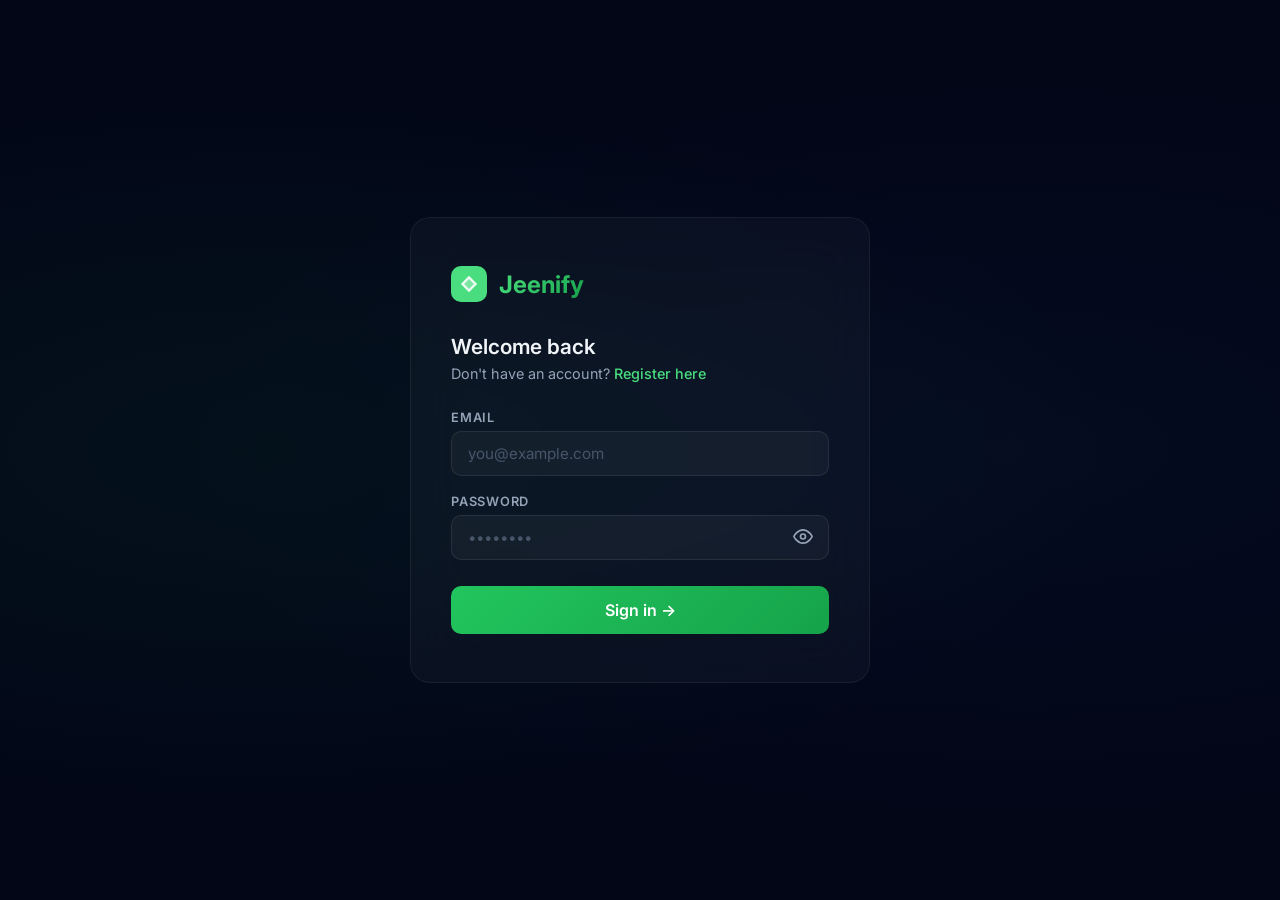
<file: frontend/index.html>
<!DOCTYPE html>
<html lang="en">
<head>
  <meta charset="UTF-8" />
  <meta name="viewport" content="width=device-width, initial-scale=1.0" />
  <title>Jeenify — Sign In</title>
  <link rel="stylesheet" href="css/auth.css" />
</head>
<body>
<div class="auth-card">
  <div class="auth-logo">
    <svg width="36" height="36" viewBox="0 0 44 44" fill="none"><rect width="44" height="44" rx="12" fill="url(#lg)"/><path d="M12 22 L22 12 L32 22 L22 32Z" fill="#fff" opacity=".9"/><path d="M22 16 L28 22 L22 28 L16 22Z" fill="url(#lg)" opacity=".7"/><defs><linearGradient id="lg" x1="0" y1="0" x2="44" y2="44"><stop stop-color="#4ade80"/><stop offset="1" stop-color="#16a34a"/></linearGradient></defs></svg>
    <span class="auth-logo-text">Jeenify</span>
  </div>

  <h1 class="auth-title">Welcome back</h1>
  <p class="auth-sub">Don't have an account? <a href="register.html">Register here</a></p>

  <div id="error-box" class="auth-error" hidden></div>

  <form id="login-form">
    <div class="form-group">
      <label for="email">Email</label>
      <input class="form-input" id="email" type="email" placeholder="you@example.com" required />
    </div>
    <div class="form-group">
      <label for="password">Password</label>
      <div class="password-wrap">
        <input class="form-input" id="password" type="password" placeholder="••••••••" required />
        <button type="button" class="toggle-password" id="toggle-pw">
          <svg id="eye-open" width="20" height="20" viewBox="0 0 24 24" fill="none" stroke="currentColor" stroke-width="2"><path d="M1 12s4-8 11-8 11 8 11 8-4 8-11 8-11-8-11-8z"/><circle cx="12" cy="12" r="3"/></svg>
          <svg id="eye-closed" width="20" height="20" viewBox="0 0 24 24" fill="none" stroke="currentColor" stroke-width="2" style="display:none"><path d="M17.94 17.94A10.07 10.07 0 0 1 12 20c-7 0-11-8-11-8a18.45 18.45 0 0 1 5.06-5.94M9.9 4.24A9.12 9.12 0 0 1 12 4c7 0 11 8 11 8a18.5 18.5 0 0 1-2.16 3.19m-6.72-1.07a3 3 0 1 1-4.24-4.24"/><line x1="1" y1="1" x2="23" y2="23"/></svg>
        </button>
      </div>
    </div>
    <button type="submit" class="btn-submit" id="btn-login">Sign in →</button>
  </form>
</div>

<script src="js/api.js"></script>
<script>
// If already logged in, redirect
if (getToken() && getRole()) {
  const routes = { ADMIN: 'admin.html', TEACHER: 'teacher.html', STUDENT: 'student.html' };
  window.location.href = routes[getRole()] || 'index.html';
}

// Password toggle
document.getElementById('toggle-pw').addEventListener('click', () => {
  const pw = document.getElementById('password');
  const open = document.getElementById('eye-open');
  const closed = document.getElementById('eye-closed');
  if (pw.type === 'password') {
    pw.type = 'text';
    open.style.display = 'none';
    closed.style.display = 'block';
  } else {
    pw.type = 'password';
    open.style.display = 'block';
    closed.style.display = 'none';
  }
});

// Login
document.getElementById('login-form').addEventListener('submit', async e => {
  e.preventDefault();
  const email = document.getElementById('email').value.trim();
  const password = document.getElementById('password').value;
  const btn = document.getElementById('btn-login');
  const errBox = document.getElementById('error-box');
  errBox.hidden = true;

  btn.disabled = true; btn.textContent = 'Signing in…';
  try {
    const data = await API.post('/api/auth/login', { email, password });
    localStorage.setItem('jfy_token', data.token);
    localStorage.setItem('jfy_role', data.role);
    localStorage.setItem('jfy_name', data.name);
    localStorage.setItem('jfy_userId', String(data.userId));

    // If student, resolve studentId
    if (data.role === 'STUDENT') {
      try {
        const profile = await API.get(`/api/students/me/${data.userId}`);
        if (profile && (profile.studentId || profile.id)) {
          localStorage.setItem('jfy_studentId', String(profile.studentId ?? profile.id));
        }
      } catch(_) {}
    }

    const routes = { ADMIN: 'admin.html', TEACHER: 'teacher.html', STUDENT: 'student.html' };
    window.location.href = routes[data.role] || 'index.html';
  } catch (err) {
    errBox.textContent = err.message || 'Login failed';
    errBox.hidden = false;
  } finally {
    btn.disabled = false; btn.textContent = 'Sign in →';
  }
});
</script>
</body>
</html>
</file>
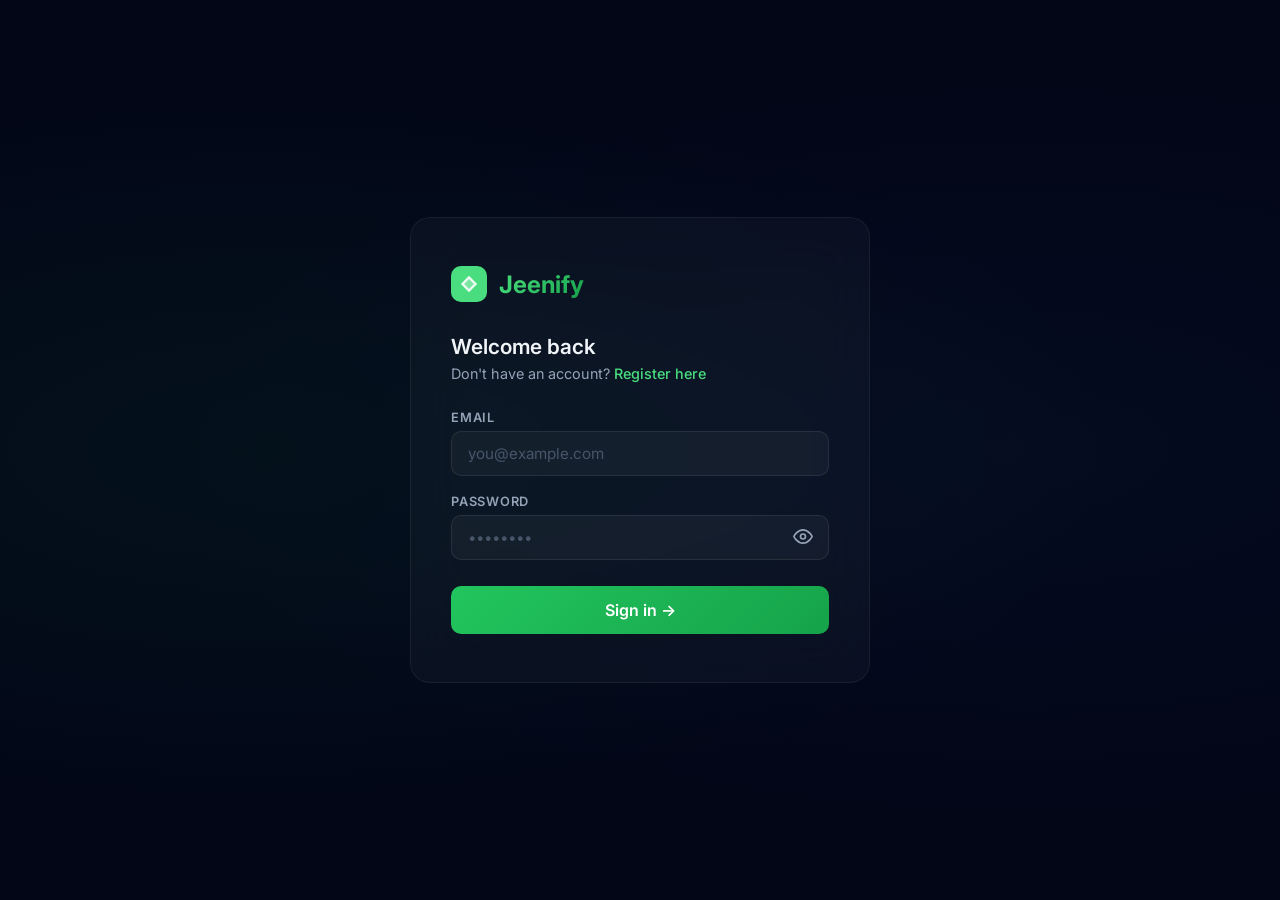
<file: frontend/admin.html>
<!DOCTYPE html>
<html lang="en">

<head>
  <meta charset="UTF-8" />
  <meta name="viewport" content="width=device-width, initial-scale=1.0" />
  <title>Jeenify — Admin Dashboard</title>
  <link rel="stylesheet" href="css/dashboard.css" />
</head>

<body>
  <div class="app">
    <aside class="sidebar" id="sidebar">
      <a class="sidebar-logo" href="admin.html">
        <svg width="36" height="36" viewBox="0 0 44 44" fill="none">
          <rect width="44" height="44" rx="12" fill="url(#lg)" />
          <path d="M12 22 L22 12 L32 22 L22 32Z" fill="#fff" opacity=".9" />
          <path d="M22 16 L28 22 L22 28 L16 22Z" fill="url(#lg)" opacity=".7" />
          <defs>
            <linearGradient id="lg" x1="0" y1="0" x2="44" y2="44">
              <stop stop-color="#4ade80" />
              <stop offset="1" stop-color="#16a34a" />
            </linearGradient>
          </defs>
        </svg>
        <span class="sidebar-logo-text">Jeenify</span>
      </a>
      <nav class="sidebar-nav">
        <span class="sidebar-label">Management</span>
        <a href="#teachers" class="sidebar-link active" data-tab="teachers"><svg viewBox="0 0 24 24" fill="none"
            stroke="currentColor" stroke-width="2">
            <path d="M17 21v-2a4 4 0 0 0-4-4H5a4 4 0 0 0-4 4v2" />
            <circle cx="9" cy="7" r="4" />
            <path d="M23 21v-2a4 4 0 0 0-3-3.87" />
            <path d="M16 3.13a4 4 0 0 1 0 7.75" />
          </svg>Add Staff</a>
        <a href="#students" class="sidebar-link" data-tab="students"><svg viewBox="0 0 24 24" fill="none"
            stroke="currentColor" stroke-width="2">
            <path d="M16 21v-2a4 4 0 0 0-4-4H6a4 4 0 0 0-4 4v2" />
            <circle cx="9" cy="7" r="4" />
          </svg>Approve Students</a>
        <a href="#courses" class="sidebar-link" data-tab="courses"><svg viewBox="0 0 24 24" fill="none"
            stroke="currentColor" stroke-width="2">
            <path d="M2 3h6a4 4 0 0 1 4 4v14a3 3 0 0 0-3-3H2z" />
            <path d="M22 3h-6a4 4 0 0 0-4 4v14a3 3 0 0 1 3-3h7z" />
          </svg>Course Setup</a>
        <span class="sidebar-label">Academic</span>
        <a href="#exams" class="sidebar-link" data-tab="exams"><svg viewBox="0 0 24 24" fill="none"
            stroke="currentColor" stroke-width="2">
            <path d="M14 2H6a2 2 0 0 0-2 2v16a2 2 0 0 0 2 2h12a2 2 0 0 0 2-2V8z" />
            <polyline points="14 2 14 8 20 8" />
          </svg>Exams & Assignments</a>
        <a href="#marks" class="sidebar-link" data-tab="marks"><svg viewBox="0 0 24 24" fill="none"
            stroke="currentColor" stroke-width="2">
            <path d="M22 12h-4l-3 9L9 3l-3 9H2" />
          </svg>Enter Marks</a>
        <a href="#timetable" class="sidebar-link" data-tab="timetable"><svg viewBox="0 0 24 24" fill="none"
            stroke="currentColor" stroke-width="2">
            <rect x="3" y="4" width="18" height="18" rx="2" ry="2" />
            <line x1="16" y1="2" x2="16" y2="6" />
            <line x1="8" y1="2" x2="8" y2="6" />
            <line x1="3" y1="10" x2="21" y2="10" />
          </svg>Timetable</a>
        <a href="#calendar" class="sidebar-link" data-tab="calendar"><svg viewBox="0 0 24 24" fill="none"
            stroke="currentColor" stroke-width="2">
            <rect x="3" y="4" width="18" height="18" rx="2" />
            <line x1="16" y1="2" x2="16" y2="6" />
            <line x1="8" y1="2" x2="8" y2="6" />
            <line x1="3" y1="10" x2="21" y2="10" />
            <path d="M8 14h.01M12 14h.01M16 14h.01M8 18h.01M12 18h.01" />
          </svg>Calendar</a>
        <a href="#reports" class="sidebar-link" data-tab="reports"><svg viewBox="0 0 24 24" fill="none"
            stroke="currentColor" stroke-width="2">
            <line x1="18" y1="20" x2="18" y2="10" />
            <line x1="12" y1="20" x2="12" y2="4" />
            <line x1="6" y1="20" x2="6" y2="14" />
          </svg>Reports</a>
      </nav>
      <div class="sidebar-footer">
        <div class="sidebar-user">
          <div class="user-avatar" id="user-initials">A</div>
          <div class="user-info">
            <div class="user-name" id="user-name">Admin</div>
            <div class="user-role">Administrator</div>
          </div>
        </div>
        <button class="btn-logout" id="btn-logout"><svg width="18" height="18" viewBox="0 0 24 24" fill="none"
            stroke="currentColor" stroke-width="2">
            <path d="M9 21H5a2 2 0 0 1-2-2V5a2 2 0 0 1 2-2h4" />
            <polyline points="16 17 21 12 16 7" />
            <line x1="21" y1="12" x2="9" y2="12" />
          </svg>Logout</button>
      </div>
    </aside>

    <div class="main">
      <header class="topbar">
        <h2 class="topbar-title">Admin Dashboard</h2>
        <div class="topbar-right"><span id="topbar-greeting">Welcome back</span></div>
      </header>
      <div class="content">
        <div id="alert-success" class="alert alert-success" style="display:none"><span>✓</span> <span
            id="alert-success-msg"></span></div>
        <div id="alert-error" class="alert alert-error" style="display:none"><span>⚠</span> <span
            id="alert-error-msg"></span></div>

        <!-- TAB: ADD TEACHERS -->
        <div class="tab-panel active" id="panel-teachers">
          <div class="section">
            <h3 class="section-title">Register Staff</h3>
            <p class="section-sub">Creates a user account with TEACHER or ADMIN role</p>
          </div>
          <div class="form-card">
            <form id="form-add-teacher">
              <div class="form-row">
                <div class="form-group"><label for="t-name">Full Name</label><input class="form-input" id="t-name"
                    type="text" placeholder="e.g. Dr. Smith" required /></div>
                <div class="form-group"><label for="t-email">Email</label><input class="form-input" id="t-email"
                    type="email" placeholder="smith@example.com" required /></div>
                <div class="form-group"><label for="t-password">Password</label><input class="form-input"
                    id="t-password" type="password" placeholder="min. 6 chars" required /></div>
                <div class="form-group"><label for="t-number">Staff Number</label><input class="form-input"
                    id="t-number" type="text" placeholder="e.g. TEA-001" required /></div>
                <div class="form-group"><label for="t-role">Role</label><select class="form-select" id="t-role">
                    <option value="TEACHER">Teacher</option>
                    <option value="ADMIN">Admin</option>
                  </select></div>
              </div>
              <button type="submit" class="btn btn-primary" id="btn-add-teacher">Register Staff →</button>
            </form>
          </div>
        </div>

        <!-- TAB: APPROVE STUDENTS -->
        <div class="tab-panel" id="panel-students">
          <div class="section">
            <div class="section-header">
              <div>
                <h3 class="section-title">Pending Student Approvals</h3>
                <p class="section-sub">Students registered and waiting for approval.</p>
              </div><button class="btn btn-ghost btn-sm" id="btn-refresh-students">↻ Refresh</button>
            </div>
          </div>
          <div class="table-wrap">
            <table>
              <thead>
                <tr>
                  <th>Student ID</th>
                  <th>User ID</th>
                  <th>Student Number</th>
                  <th>Major Course</th>
                  <th>Status</th>
                  <th>Action</th>
                </tr>
              </thead>
              <tbody id="students-table-body">
                <tr>
                  <td colspan="6" class="empty-state">Loading…</td>
                </tr>
              </tbody>
            </table>
          </div>
        </div>

        <!-- TAB: COURSE SETUP -->
        <div class="tab-panel" id="panel-courses">
          <div class="section">
            <h3 class="section-title">Create a Course</h3>
          </div>
          <div class="form-card" style="margin-bottom:32px">
            <form id="form-create-course">
              <div class="form-row">
                <div class="form-group"><label for="c-code">Course Code</label><input class="form-input" id="c-code"
                    type="text" placeholder="CS101" required /></div>
                <div class="form-group"><label for="c-name">Course Name</label><input class="form-input" id="c-name"
                    type="text" placeholder="Data Structures" required /></div>
                <div class="form-group"><label for="c-dept">Department ID</label><input class="form-input" id="c-dept"
                    type="number" placeholder="1" min="1" required /></div>
                <div class="form-group"><label for="c-teacher">Main Teacher</label>
                  <select class="form-select" id="c-teacher" required>
                    <option value="">Select Staff...</option>
                  </select>
                </div>
              </div><button type="submit" class="btn btn-primary">Create Course →</button>
            </form>
          </div>
          <div class="section">
            <h3 class="section-title">Assign / Remove Teacher</h3>
          </div>
          <div class="form-card" style="margin-bottom:32px">
            <div class="form-row">
              <div class="form-group"><label for="at-course">Course ID</label><input class="form-input" id="at-course"
                  type="number" min="1" /></div>
              <div class="form-group"><label for="at-teacher">Teacher</label>
                <select class="form-select" id="at-teacher">
                  <option value="">Select Staff...</option>
                </select>
              </div>
            </div>
            <div style="display:flex;gap:12px;margin-top:12px"><button class="btn btn-approve" id="btn-assign-teacher">✓
                Assign</button><button class="btn btn-reject" id="btn-remove-teacher">✕ Remove</button></div>
          </div>
          <div class="section">
            <h3 class="section-title">Assign Courses to Student</h3>
          </div>
          <div class="form-card" style="margin-bottom:32px">
            <form id="form-assign-courses">
              <div class="form-row">
                <div class="form-group"><label for="ac-student">Student</label>
                  <select class="form-select" id="ac-student" required>
                    <option value="">Select Student...</option>
                  </select>
                </div>
                <div class="form-group"><label for="ac-courses">Course IDs (comma-separated)</label><input
                    class="form-input" id="ac-courses" type="text" placeholder="1, 2, 3" required /></div>
              </div><button type="submit" class="btn btn-primary">Assign Courses →</button>
            </form>
          </div>
          <div class="section">
            <div class="section-header">
              <h3 class="section-title">All Courses</h3><button class="btn btn-ghost btn-sm" id="btn-refresh-courses">↻
                Refresh</button>
            </div>
          </div>
          <div class="table-wrap">
            <table>
              <thead>
                <tr>
                  <th>ID</th>
                  <th>Code</th>
                  <th>Name</th>
                  <th>Dept</th>
                  <th>Teacher</th>
                </tr>
              </thead>
              <tbody id="courses-table-body">
                <tr>
                  <td colspan="5" class="empty-state">Loading…</td>
                </tr>
              </tbody>
            </table>
          </div>
        </div>

        <!-- TAB: EXAMS & ASSIGNMENTS -->
        <div class="tab-panel" id="panel-exams">
          <div class="section">
            <h3 class="section-title">Create Exam</h3>
          </div>
          <div class="form-card" style="margin-bottom:32px">
            <form id="form-create-exam">
              <div class="form-row">
                <div class="form-group"><label for="ex-course">Course ID</label><input class="form-input" id="ex-course"
                    type="number" min="1" required /></div>
                <div class="form-group"><label for="ex-title">Title</label><input class="form-input" id="ex-title"
                    type="text" placeholder="Midterm" required /></div>
                <div class="form-group"><label for="ex-desc">Description</label><input class="form-input" id="ex-desc"
                    type="text" /></div>
                <div class="form-group"><label for="ex-max">Max Marks</label><input class="form-input" id="ex-max"
                    type="number" min="1" required /></div>
                <div class="form-group"><label for="ex-date">Date</label><input class="form-input" id="ex-date"
                    type="date" required /></div>
              </div><button type="submit" class="btn btn-primary">Create Exam →</button>
            </form>
          </div>
          <div class="section">
            <h3 class="section-title">Create Assignment</h3>
          </div>
          <div class="form-card" style="margin-bottom:32px">
            <form id="form-create-assignment">
              <div class="form-row">
                <div class="form-group"><label for="as-course">Course ID</label><input class="form-input" id="as-course"
                    type="number" min="1" required /></div>
                <div class="form-group"><label for="as-title">Title</label><input class="form-input" id="as-title"
                    type="text" placeholder="Assignment 1" required /></div>
                <div class="form-group"><label for="as-desc">Description</label><input class="form-input" id="as-desc"
                    type="text" /></div>
                <div class="form-group"><label for="as-max">Max Marks</label><input class="form-input" id="as-max"
                    type="number" min="1" required /></div>
                <div class="form-group"><label for="as-due">Due Date</label><input class="form-input" id="as-due"
                    type="date" required /></div>
              </div><button type="submit" class="btn btn-primary">Create Assignment →</button>
            </form>
          </div>
          <div class="section">
            <h3 class="section-title">View Exams by Course</h3>
          </div>
          <div class="form-card" style="margin-bottom:16px">
            <div class="form-row">
              <div class="form-group"><label for="ve-course">Course ID</label><input class="form-input" id="ve-course"
                  type="number" min="1" /></div>
            </div><button class="btn btn-ghost btn-sm" id="btn-load-exams" style="margin-top:8px">Load Exams →</button>
          </div>
          <div class="table-wrap" style="margin-bottom:32px">
            <table>
              <thead>
                <tr>
                  <th>ID</th>
                  <th>Title</th>
                  <th>Max</th>
                  <th>Date</th>
                  <th>Action</th>
                </tr>
              </thead>
              <tbody id="exams-table-body">
                <tr>
                  <td colspan="5" class="empty-state">Enter course ID</td>
                </tr>
              </tbody>
            </table>
          </div>
          <div class="section">
            <h3 class="section-title">View Assignments by Course</h3>
          </div>
          <div class="form-card" style="margin-bottom:16px">
            <div class="form-row">
              <div class="form-group"><label for="va-course">Course ID</label><input class="form-input" id="va-course"
                  type="number" min="1" /></div>
            </div><button class="btn btn-ghost btn-sm" id="btn-load-assignments" style="margin-top:8px">Load Assignments
              →</button>
          </div>
          <div class="table-wrap">
            <table>
              <thead>
                <tr>
                  <th>ID</th>
                  <th>Title</th>
                  <th>Max</th>
                  <th>Due</th>
                  <th>Action</th>
                </tr>
              </thead>
              <tbody id="assignments-table-body">
                <tr>
                  <td colspan="5" class="empty-state">Enter course ID</td>
                </tr>
              </tbody>
            </table>
          </div>
        </div>

        <!-- TAB: ENTER MARKS -->
        <div class="tab-panel" id="panel-marks">

          <!-- BULK EXAM MARKS -->
          <div class="section"><h3 class="section-title">Enter Exam Marks</h3><p class="section-sub">Enter Exam ID and click "Load Students" — the entire class list will appear automatically.</p></div>
          <div class="form-card" style="margin-bottom:32px">
            <form id="form-exam-marks">
              <div class="form-row" style="align-items:flex-end;margin-bottom:16px;gap:12px">
                <div class="form-group" style="flex:0 0 200px">
                  <label for="em-exam">Exam ID <span style="font-size:12px;font-weight:normal;color:var(--text-muted)">(See 'Exams & Assignments' tab)</span></label>
                  <input class="form-input" id="em-exam" type="number" min="1" placeholder="e.g. 3" required />
                </div>
                <div style="padding-bottom:2px">
                  <button type="button" class="btn btn-ghost btn-sm" id="btn-load-exam-students">⬇ Load Students</button>
                </div>
                <div id="em-exam-info" style="font-size:13px;color:var(--text-muted);padding-bottom:4px"></div>
              </div>
              <div id="em-student-table-wrap" style="display:none">
                <div style="display:grid;grid-template-columns:60px 1fr 180px;gap:12px;padding:0 4px 8px;font-size:12px;font-weight:600;color:var(--text-muted);text-transform:uppercase;letter-spacing:.05em">
                  <span>#</span><span>Student</span><span>Marks Obtained</span>
                </div>
                <div id="em-entries"></div>
                <div style="display:flex;gap:12px;margin-top:16px;align-items:center">
                  <button type="submit" class="btn btn-primary">Submit All Marks →</button>
                  <span id="em-submit-info" style="font-size:13px;color:var(--text-muted)"></span>
                </div>
              </div>
              <div id="em-placeholder" style="text-align:center;padding:24px;color:var(--text-muted);font-size:14px">Enter an Exam ID above and click ⬇ Load Students</div>
            </form>
          </div>

          <!-- BULK ASSIGNMENT MARKS -->
          <div class="section"><h3 class="section-title">Enter Assignment Marks</h3><p class="section-sub">Enter Assignment ID and click "Load Students" — the entire class list will appear automatically.</p></div>
          <div class="form-card" style="margin-bottom:32px">
            <form id="form-assignment-marks">
              <div class="form-row" style="align-items:flex-end;margin-bottom:16px;gap:12px">
                <div class="form-group" style="flex:0 0 200px">
                  <label for="am-assignment">Assignment ID <span style="font-size:12px;font-weight:normal;color:var(--text-muted)">(See 'Exams & Assignments' tab)</span></label>
                  <input class="form-input" id="am-assignment" type="number" min="1" placeholder="e.g. 2" required />
                </div>
                <div style="padding-bottom:2px">
                  <button type="button" class="btn btn-ghost btn-sm" id="btn-load-assign-students">⬇ Load Students</button>
                </div>
                <div id="am-assign-info" style="font-size:13px;color:var(--text-muted);padding-bottom:4px"></div>
              </div>
              <div id="am-student-table-wrap" style="display:none">
                <div style="display:grid;grid-template-columns:60px 1fr 180px;gap:12px;padding:0 4px 8px;font-size:12px;font-weight:600;color:var(--text-muted);text-transform:uppercase;letter-spacing:.05em">
                  <span>#</span><span>Student</span><span>Marks Obtained</span>
                </div>
                <div id="am-entries"></div>
                <div style="display:flex;gap:12px;margin-top:16px;align-items:center">
                  <button type="submit" class="btn btn-primary">Submit All Marks →</button>
                  <span id="am-submit-info" style="font-size:13px;color:var(--text-muted)"></span>
                </div>
              </div>
              <div id="am-placeholder" style="text-align:center;padding:24px;color:var(--text-muted);font-size:14px">Enter an Assignment ID above and click ⬇ Load Students</div>
            </form>
          </div>

          <!-- VIEW EXAM MARKS -->
          <div class="section"><h3 class="section-title">View Exam Marks</h3></div>
          <div class="form-card" style="margin-bottom:16px">
            <div class="form-row">
              <div class="form-group"><label for="vm-exam">Exam ID <span style="font-size:12px;font-weight:normal;color:var(--text-muted)">(See 'Exams & Assignments' tab)</span></label><input class="form-input" id="vm-exam" type="number" min="1" /></div>
            </div><button class="btn btn-ghost btn-sm" id="btn-view-exam-marks" style="margin-top:8px">Load →</button>
          </div>
          <div class="table-wrap" style="margin-bottom:32px">
            <table><thead><tr><th>Student</th><th>Exam</th><th>Marks</th></tr></thead>
            <tbody id="exam-marks-view-body"><tr><td colspan="3" class="empty-state">Enter exam ID</td></tr></tbody></table>
          </div>

          <!-- VIEW ASSIGNMENT MARKS -->
          <div class="section"><h3 class="section-title">View Assignment Marks</h3></div>
          <div class="form-card" style="margin-bottom:16px">
            <div class="form-row">
              <div class="form-group"><label for="vm-assignment">Assignment ID <span style="font-size:12px;font-weight:normal;color:var(--text-muted)">(See 'Exams & Assignments' tab)</span></label><input class="form-input" id="vm-assignment" type="number" min="1" /></div>
            </div><button class="btn btn-ghost btn-sm" id="btn-view-assignment-marks" style="margin-top:8px">Load →</button>
          </div>
          <div class="table-wrap">
            <table><thead><tr><th>Student</th><th>Assignment</th><th>Marks</th></tr></thead>
            <tbody id="assignment-marks-view-body"><tr><td colspan="3" class="empty-state">Enter assignment ID</td></tr></tbody></table>
          </div>

        </div>

        <!-- TAB: TIMETABLE -->
        <div class="tab-panel" id="panel-timetable">
          <div class="section">
            <h3 class="section-title">Add Timetable Slot</h3>
            <p class="section-sub">Create a weekly recurring class slot.</p>
          </div>
          <div class="form-card" style="margin-bottom:32px">
            <form id="form-add-timetable">
              <div class="form-row">
                <div class="form-group"><label for="tt-course">Course ID</label><input class="form-input" id="tt-course"
                    type="number" min="1" required /></div>
                <div class="form-group"><label for="tt-teacher">Teacher ID</label><input class="form-input"
                    id="tt-teacher" type="number" min="1" required /></div>
                <div class="form-group"><label for="tt-day">Day</label><select class="form-select" id="tt-day">
                    <option>MONDAY</option>
                    <option>TUESDAY</option>
                    <option>WEDNESDAY</option>
                    <option>THURSDAY</option>
                    <option>FRIDAY</option>
                    <option>SATURDAY</option>
                  </select></div>
                <div class="form-group"><label for="tt-period">Period</label><input class="form-input" id="tt-period"
                    type="number" min="1" max="8" required /></div>
                <div class="form-group"><label for="tt-room">Room</label><input class="form-input" id="tt-room"
                    type="text" placeholder="A-301" /></div>
              </div><button type="submit" class="btn btn-primary">Add Slot →</button>
            </form>
          </div>
          <div class="section">
            <div class="section-header">
              <h3 class="section-title">Class Timetable</h3><button class="btn btn-ghost btn-sm"
                id="btn-refresh-timetable">↻ Refresh</button>
            </div>
          </div>
          <div class="tt-grid-wrap" id="timetable-grid-wrap">
            <div id="timetable-grid-placeholder" style="text-align:center;padding:32px;color:var(--text-muted)">Click
              Refresh to load the timetable grid</div>
          </div>
        </div>

        <!-- TAB: CALENDAR -->
        <div class="tab-panel" id="panel-calendar">
          <div class="section">
            <h3 class="section-title">Create Calendar Event</h3>
            <p class="section-sub">Holiday, exam schedule, or announcement.</p>
          </div>
          <div class="form-card" style="margin-bottom:28px">
            <form id="form-add-event">
              <div class="form-row">
                <div class="form-group"><label for="ev-title">Title</label><input class="form-input" id="ev-title"
                    type="text" placeholder="Mid-sem Break" required /></div>
                <div class="form-group"><label for="ev-desc">Description</label><input class="form-input" id="ev-desc"
                    type="text" /></div>
                <div class="form-group"><label for="ev-date">Date</label><input class="form-input" id="ev-date"
                    type="date" required /></div>
              </div><button type="submit" class="btn btn-primary">Create Event →</button>
            </form>
          </div>
          <div class="section">
            <div class="section-header">
              <h3 class="section-title">📅 Calendar</h3><button class="btn btn-ghost btn-sm" id="btn-refresh-events">↻
                Refresh</button>
            </div>
          </div>
          <div class="cal-layout">
            <div class="cal-widget">
              <div class="cal-header">
                <button class="cal-nav" id="cal-prev">‹</button>
                <span class="cal-month-label" id="cal-month-label">Loading…</span>
                <button class="cal-nav" id="cal-next">›</button>
              </div>
              <div class="cal-grid" id="cal-grid"></div>
            </div>
            <div class="cal-events-panel">
              <div class="cal-events-title" id="cal-side-title">All Events</div>
              <div id="cal-side-list">
                <div class="empty-state" style="padding:12px">Click Refresh to load events</div>
              </div>
            </div>
          </div>
        </div>

        <!-- TAB: REPORTS -->
        <div class="tab-panel" id="panel-reports">
          <div class="section">
            <h3 class="section-title">Course Reports</h3>
          </div>
          <div class="form-card" style="margin-bottom:24px">
            <div class="form-row">
              <div class="form-group"><label for="rpt-course">Course ID</label><input class="form-input" id="rpt-course"
                  type="number" min="1" /></div>
            </div><button class="btn btn-primary" id="btn-load-reports" style="margin-top:8px">Load Reports →</button>
          </div>
          <div class="section">
            <h3 class="section-title">📊 Attendance</h3>
          </div>
          <div class="table-wrap" style="margin-bottom:32px">
            <table>
              <thead>
                <tr>
                  <th>Student</th>
                  <th>Sessions</th>
                  <th>Present</th>
                  <th>%</th>
                </tr>
              </thead>
              <tbody id="rpt-attendance-body">
                <tr>
                  <td colspan="4" class="empty-state">Select course</td>
                </tr>
              </tbody>
            </table>
          </div>
          <div class="section">
            <h3 class="section-title">📝 Exams</h3>
          </div>
          <div class="table-wrap" style="margin-bottom:32px">
            <table>
              <thead>
                <tr>
                  <th>Exam</th>
                  <th>Student</th>
                  <th>Max</th>
                  <th>Got</th>
                  <th>%</th>
                </tr>
              </thead>
              <tbody id="rpt-exam-body">
                <tr>
                  <td colspan="5" class="empty-state">Select course</td>
                </tr>
              </tbody>
            </table>
          </div>
          <div class="section">
            <h3 class="section-title">📋 Assignments</h3>
          </div>
          <div class="table-wrap">
            <table>
              <thead>
                <tr>
                  <th>Assignment</th>
                  <th>Student</th>
                  <th>Max</th>
                  <th>Got</th>
                  <th>%</th>
                </tr>
              </thead>
              <tbody id="rpt-assignment-body">
                <tr>
                  <td colspan="5" class="empty-state">Select course</td>
                </tr>
              </tbody>
            </table>
          </div>
        </div>

      </div>
    </div>
  </div>

  <script src="js/api.js"></script>
  <script>
    if (!requireAuth(['ADMIN'])) throw new Error('Not authorized');
    document.getElementById('user-name').textContent = getUserName() || 'Admin';
    document.getElementById('user-initials').textContent = (getUserName() || 'A').charAt(0).toUpperCase();
    document.getElementById('topbar-greeting').textContent = `Welcome, ${getUserName() || 'Admin'}`;
    document.getElementById('btn-logout').addEventListener('click', logout);

    /* Tab Switching */
    document.querySelectorAll('.sidebar-link[data-tab]').forEach(link => {
      link.addEventListener('click', e => {
        e.preventDefault();
        const tab = link.dataset.tab;
        document.querySelectorAll('.sidebar-link[data-tab]').forEach(l => l.classList.remove('active'));
        link.classList.add('active');
        document.querySelectorAll('.tab-panel').forEach(p => p.classList.remove('active'));
        document.getElementById(`panel-${tab}`).classList.add('active');
        if (tab === 'students') loadPendingStudents();
        if (tab === 'courses') { loadCourses(); loadStaffDropdowns(); loadStudentDropdowns(); }
        if (tab === 'calendar') loadEvents();
        if (tab === 'timetable') loadTimetable();
      });
    });

    // Initial load
    if (document.getElementById('panel-courses').classList.contains('active')) {
      loadCourses(); loadStaffDropdowns(); loadStudentDropdowns();
    }

    function showSuccess(msg) {
      const s = document.getElementById('alert-success');
      const e = document.getElementById('alert-error');
      clearTimeout(s._timeout);
      clearTimeout(e._timeout);
      e.style.display = 'none';
      s.style.display = 'flex';
      document.getElementById('alert-success-msg').textContent = msg;
      s._timeout = setTimeout(() => {
        s.style.display = 'none';
        document.getElementById('alert-success-msg').textContent = '';
      }, 2500);
    }
    function showError(msg) {
      const s = document.getElementById('alert-success');
      const e = document.getElementById('alert-error');
      clearTimeout(s._timeout);
      clearTimeout(e._timeout);
      s.style.display = 'none';
      e.style.display = 'flex';
      document.getElementById('alert-error-msg').textContent = msg;
      e._timeout = setTimeout(() => {
        e.style.display = 'none';
        document.getElementById('alert-error-msg').textContent = '';
      }, 3000);
    }
    /* ADD STAFF — uses /api/auth/register/staff */
    document.getElementById('form-add-teacher').addEventListener('submit', async e => {
      e.preventDefault();
      const btn = document.getElementById('btn-add-teacher'); btn.disabled = true; btn.textContent = 'Registering…';
      const role = document.getElementById('t-role').value;
      const tNum = document.getElementById('t-number').value.trim();
      try {
        await API.post('/api/auth/register/staff', { name: document.getElementById('t-name').value.trim(), email: document.getElementById('t-email').value.trim(), password: document.getElementById('t-password').value, teacherNumber: tNum, role });
        showSuccess(`${role === 'ADMIN' ? 'Admin' : 'Teacher'} registered successfully.`); e.target.reset();
        loadStaffDropdowns();
      } catch (err) { showError(err.message); }
      finally { btn.disabled = false; btn.textContent = 'Register Staff →'; }
    });

    /* APPROVE STUDENTS */
    async function loadPendingStudents() {
      const tbody = document.getElementById('students-table-body');
      tbody.innerHTML = '<tr><td colspan="6" class="empty-state">Loading…</td></tr>';
      try {
        const list = await API.get('/api/students'); const arr = Array.isArray(list) ? list : [];
        if (!arr.length) { tbody.innerHTML = '<tr><td colspan="6" class="empty-state">No students.</td></tr>'; return; }
        tbody.innerHTML = arr.map(s => `<tr><td>${s.studentId ?? s.id ?? '—'}</td><td>${s.userId ?? '—'}</td><td>${s.studentNumber ?? '—'}</td><td>${s.majorCourseId ?? '—'}</td><td><span class="badge ${s.status === 'PENDING' ? 'badge-pending' : 'badge-approved'}">${s.status || '—'}</span></td><td>${s.status === 'PENDING' ? `<button class="btn btn-approve btn-sm" onclick="approveStudent(${s.studentId ?? s.id})">✓ Approve</button>` : '<span style="color:#475569">Approved</span>'}</td></tr>`).join('');
      } catch (err) { tbody.innerHTML = `<tr><td colspan="6" class="empty-state" style="color:#f87171">${err.message}</td></tr>`; }
    }
    window.approveStudent = async function (id) { try { await API.put(`/api/students/approve/${id}`); showSuccess(`Student #${id} approved.`); loadPendingStudents(); } catch (e) { showError(e.message); } };
    document.getElementById('btn-refresh-students').addEventListener('click', loadPendingStudents);

    /* DROPDOWNS SETUP */
    async function loadStaffDropdowns() {
      try {
        const staff = await API.get('/api/auth/staff');
        if (!Array.isArray(staff)) return;
        const options = '<option value="">Select Staff...</option>' + staff.filter(s => s.role === 'TEACHER').map(s => `<option value="${s.teacherId}">[${s.teacherNumber || 'T-' + s.id}] ${s.name}</option>`).join('');
        document.getElementById('c-teacher').innerHTML = options;
        document.getElementById('at-teacher').innerHTML = options;
      } catch (e) { console.error('Failed to load staff dropdowns', e); }
    }
    
    async function loadStudentDropdowns() {
      try {
        const students = await API.get('/api/students');
        if (!Array.isArray(students)) return;
        const options = '<option value="">Select Student...</option>' + students.filter(s => s.status === 'APPROVED').map(s => `<option value="${s.studentId ?? s.id}">[${s.studentNumber}] User #${s.userId}</option>`).join('');
        document.getElementById('ac-student').innerHTML = options;
      } catch(e) { console.error('Failed to load student dropdowns', e); }
    }

    /* COURSE SETUP */

    // Create course
    document.getElementById('form-create-course').addEventListener('submit', async (e) => {
      e.preventDefault();

      try {
        await API.post('/courses', {
          courseCode: document.getElementById('c-code').value.trim(),
          courseName: document.getElementById('c-name').value.trim(),
          departmentId: Number(document.getElementById('c-dept').value),
          mainTeacherId: Number(document.getElementById('c-teacher').value)
        });

        showSuccess('Course created.');
        e.target.reset();
        loadCourses();

      } catch (e) {
        let msg = e.message || 'Something went wrong';

        if (msg.toLowerCase().includes('duplicate') || msg.toLowerCase().includes('unique')) {
          msg = 'Course code already exists';
        }

        showError(msg);
      }
    });


    // Assign teacher
    document.getElementById('btn-assign-teacher').addEventListener('click', async () => {
      const btn = document.getElementById('btn-assign-teacher');
      const cid = Number(document.getElementById('at-course').value);
      const tid = Number(document.getElementById('at-teacher').value);
      if (!cid || !tid) return showError('Select Course and Staff');
      btn.disabled = true;
      try {
        await API.post(`/courses/${cid}/assign-teacher/${tid}`);
        showSuccess('Assigned.'); 
        loadCourses(); // refresh table
      } catch (err) { showError(err.message); }
      finally { btn.disabled = false; }
    });


    // Remove teacher
    document.getElementById('btn-remove-teacher').addEventListener('click', async () => {
      const btn = document.getElementById('btn-remove-teacher');
      const cid = Number(document.getElementById('at-course').value);
      const tid = Number(document.getElementById('at-teacher').value);
      if (!cid || !tid) return showError('Select Course and Staff');
      btn.disabled = true;
      try {
        await API.delete(`/courses/${cid}/remove-teacher/${tid}`);
        showSuccess('Removed.');
        loadCourses();
      } catch (err) { showError(err.message); }
      finally { btn.disabled = false; }
    });


    // Assign courses to student
    document.getElementById('form-assign-courses').addEventListener('submit', async (e) => {
      e.preventDefault();
      const btn = e.target.querySelector('button');
      const sid = Number(document.getElementById('ac-student').value);
      const cids = document.getElementById('ac-courses').value.split(',').map(s => Number(s.trim())).filter(n => n);
      if (!sid || !cids.length) return showError('Select a Student and provide Course IDs.');
      btn.disabled = true;
      try {
        await API.post('/api/students/select-courses', { studentId: sid, courseIds: cids });
        showSuccess('Courses assigned.');
        e.target.reset();
      } catch (err) { showError(err.message); }
      finally { btn.disabled = false; }
    });


    // Load courses
    async function loadCourses() {
      const tbody = document.getElementById('courses-table-body');
      tbody.innerHTML = '<tr><td colspan="5" class="empty-state">Loading…</td></tr>';

      try {
        const list = await API.get('/courses');
        const arr = Array.isArray(list) ? list : [];

        if (!arr.length) {
          tbody.innerHTML = '<tr><td colspan="5" class="empty-state">No courses.</td></tr>';
          return;
        }

        tbody.innerHTML = arr.map(c => `
      <tr>
        <td>${c.id}</td>
        <td><strong>${c.courseCode}</strong></td>
        <td>${c.courseName}</td>
        <td>${c.departmentId ?? '—'}</td>
        <td>${c.mainTeacherId ?? '—'}</td>
      </tr>
    `).join('');

      } catch (e) {
        tbody.innerHTML = `
      <tr>
        <td colspan="5" class="empty-state" style="color:#f87171">
          ${e.message}
        </td>
      </tr>
    `;
      }
    }

    /* EXAMS & ASSIGNMENTS */
    document.getElementById('form-create-exam').addEventListener('submit', async e => { e.preventDefault(); try { await API.post('/api/exams', { courseId: Number(document.getElementById('ex-course').value), title: document.getElementById('ex-title').value.trim(), description: document.getElementById('ex-desc').value.trim(), maxMarks: Number(document.getElementById('ex-max').value), examDate: document.getElementById('ex-date').value }); showSuccess('Exam created.'); e.target.reset(); } catch (e) { showError(e.message); } });
    document.getElementById('form-create-assignment').addEventListener('submit', async e => { e.preventDefault(); try { await API.post('/api/assignments', { courseId: Number(document.getElementById('as-course').value), title: document.getElementById('as-title').value.trim(), description: document.getElementById('as-desc').value.trim(), maxMarks: Number(document.getElementById('as-max').value), dueDate: document.getElementById('as-due').value }); showSuccess('Assignment created.'); e.target.reset(); } catch (e) { showError(e.message); } });
    document.getElementById('btn-load-exams').addEventListener('click', async () => { const cid = Number(document.getElementById('ve-course').value); if (!cid) return showError('Enter course ID.'); const t = document.getElementById('exams-table-body'); t.innerHTML = '<tr><td colspan="5" class="empty-state">Loading…</td></tr>'; try { const l = await API.get(`/api/exams/course/${cid}`); const a = Array.isArray(l) ? l : []; if (!a.length) { t.innerHTML = '<tr><td colspan="5" class="empty-state">No exams.</td></tr>'; return; } t.innerHTML = a.map(e => `<tr><td>${e.id}</td><td><strong>${e.title}</strong></td><td>${e.maxMarks}</td><td>${e.examDate || '—'}</td><td><button class="btn btn-reject btn-sm" onclick="deleteExam(${e.id})">🗑</button></td></tr>`).join(''); } catch (e) { t.innerHTML = `<tr><td colspan="5" class="empty-state" style="color:#f87171">${e.message}</td></tr>`; } });
    document.getElementById('btn-load-assignments').addEventListener('click', async () => { const cid = Number(document.getElementById('va-course').value); if (!cid) return showError('Enter course ID.'); const t = document.getElementById('assignments-table-body'); t.innerHTML = '<tr><td colspan="5" class="empty-state">Loading…</td></tr>'; try { const l = await API.get(`/api/assignments/course/${cid}`); const a = Array.isArray(l) ? l : []; if (!a.length) { t.innerHTML = '<tr><td colspan="5" class="empty-state">No assignments.</td></tr>'; return; } t.innerHTML = a.map(x => `<tr><td>${x.id}</td><td><strong>${x.title}</strong></td><td>${x.maxMarks}</td><td>${x.dueDate || '—'}</td><td><button class="btn btn-reject btn-sm" onclick="deleteAssignment(${x.id})">🗑</button></td></tr>`).join(''); } catch (e) { t.innerHTML = `<tr><td colspan="5" class="empty-state" style="color:#f87171">${e.message}</td></tr>`; } });
    window.deleteExam = async function (id) { if (!confirm(`Delete exam #${id}?`)) return; try { await API.delete(`/api/exams/${id}`); showSuccess('Deleted.'); document.getElementById('btn-load-exams').click(); } catch (e) { showError(e.message); } };
    window.deleteAssignment = async function (id) { if (!confirm(`Delete assignment #${id}?`)) return; try { await API.delete(`/api/assignments/${id}`); showSuccess('Deleted.'); document.getElementById('btn-load-assignments').click(); } catch (e) { showError(e.message); } };

    /* ── MARKS — Auto-load students by Exam / Assignment ID ── */
    function makeStudentMarkRow(idx, studentId, name, prefix) {
      const row = document.createElement('div');
      row.className = 'bulk-mark-row';
      row.dataset.studentId = studentId;
      row.style.cssText = 'display:grid;grid-template-columns:60px 1fr 180px;gap:12px;margin-bottom:10px;align-items:center';
      row.innerHTML = `
        <span style="font-size:13px;color:var(--text-muted);font-weight:600">${idx}</span>
        <div style="line-height:1.3">
          <div style="font-weight:600;font-size:14px">${name}</div>
          <div style="font-size:12px;color:var(--text-muted)">ID: ${studentId}</div>
        </div>
        <input class="form-input bulk-marks" id="${prefix}-marks-${studentId}" type="number" min="0" placeholder="Marks" required />
      `;
      return row;
    }

    /* EXAM: Load students */
    document.getElementById('btn-load-exam-students').addEventListener('click', async () => {
      const examId = Number(document.getElementById('em-exam').value);
      if (!examId) return showError('Enter an Exam ID first.');
      const infoEl  = document.getElementById('em-exam-info');
      const wrap    = document.getElementById('em-student-table-wrap');
      const ph      = document.getElementById('em-placeholder');
      const entries = document.getElementById('em-entries');
      infoEl.textContent = 'Loading…';
      wrap.style.display = 'none';
      ph.style.display   = 'none';
      try {
        const exam = await API.get(`/api/exams/${examId}`);
        if (!exam || !exam.courseId) throw new Error('Exam not found or has no course.');
        infoEl.textContent = `📝 ${exam.title || 'Exam'} — Max: ${exam.maxMarks ?? '?'} marks`;
        const students = await API.get(`/api/students/course/${exam.courseId}`);
        const list = Array.isArray(students) ? students : [];
        if (!list.length) { infoEl.textContent += ' — No students found.'; ph.style.display='block'; ph.textContent='No students enrolled in this course.'; return; }
        entries.innerHTML = '';
        list.forEach((s, i) => {
          const name = [s.firstName, s.lastName].filter(Boolean).join(' ') || s.name || `Student #${s.id ?? s.studentId}`;
          const sid  = s.id ?? s.studentId;
          entries.appendChild(makeStudentMarkRow(i + 1, sid, name, 'em'));
        });
        document.getElementById('em-submit-info').textContent = `${list.length} student(s) loaded`;
        wrap.style.display = 'block';
        const first = entries.querySelector('.bulk-marks'); if (first) first.focus();
      } catch (err) {
        infoEl.textContent = ''; ph.style.display = 'block'; ph.textContent = `⚠ ${err.message}`; showError(err.message);
      }
    });

    document.getElementById('form-exam-marks').addEventListener('submit', async e => {
      e.preventDefault();
      const examId = Number(document.getElementById('em-exam').value);
      if (!examId) return showError('Enter Exam ID.');
      const rows = document.querySelectorAll('#em-entries .bulk-mark-row');
      if (!rows.length) return showError('Load students first.');
      const entries = []; let hasEmpty = false;
      rows.forEach(row => {
        const sid = Number(row.dataset.studentId); const marks = row.querySelector('.bulk-marks').value;
        if (!sid || marks === '') { hasEmpty = true; return; }
        entries.push({ studentId: sid, examId, marksObtained: Number(marks) });
      });
      if (hasEmpty) return showError('Fill in marks for every student — no empty fields allowed.');
      if (!entries.length) return showError('No valid entries.');
      try {
        let ok = 0, errs = [];
        for (const entry of entries) { try { await API.post('/api/marks/exam', entry); ok++; } catch(err) { errs.push(`Student ${entry.studentId}: ${err.message}`); } }
        if (ok > 0) showSuccess(`✓ Marks saved for ${ok} student(s).${errs.length ? ' Some failed.' : ''}`);
        if (errs.length) showError(errs.join(' | '));
      } catch(err) { showError(err.message); }
    });

    /* ASSIGNMENT: Load students */
    document.getElementById('btn-load-assign-students').addEventListener('click', async () => {
      const assignId = Number(document.getElementById('am-assignment').value);
      if (!assignId) return showError('Enter an Assignment ID first.');
      const infoEl  = document.getElementById('am-assign-info');
      const wrap    = document.getElementById('am-student-table-wrap');
      const ph      = document.getElementById('am-placeholder');
      const entries = document.getElementById('am-entries');
      infoEl.textContent = 'Loading…';
      wrap.style.display = 'none';
      ph.style.display   = 'none';
      try {
        const assign = await API.get(`/api/assignments/${assignId}`);
        if (!assign || !assign.courseId) throw new Error('Assignment not found or has no course.');
        infoEl.textContent = `📋 ${assign.title || 'Assignment'} — Max: ${assign.maxMarks ?? '?'} marks`;
        const students = await API.get(`/api/students/course/${assign.courseId}`);
        const list = Array.isArray(students) ? students : [];
        if (!list.length) { infoEl.textContent += ' — No students found.'; ph.style.display='block'; ph.textContent='No students enrolled in this course.'; return; }
        entries.innerHTML = '';
        list.forEach((s, i) => {
          const name = [s.firstName, s.lastName].filter(Boolean).join(' ') || s.name || `Student #${s.id ?? s.studentId}`;
          const sid  = s.id ?? s.studentId;
          entries.appendChild(makeStudentMarkRow(i + 1, sid, name, 'am'));
        });
        document.getElementById('am-submit-info').textContent = `${list.length} student(s) loaded`;
        wrap.style.display = 'block';
        const first = entries.querySelector('.bulk-marks'); if (first) first.focus();
      } catch (err) {
        infoEl.textContent = ''; ph.style.display = 'block'; ph.textContent = `⚠ ${err.message}`; showError(err.message);
      }
    });

    document.getElementById('form-assignment-marks').addEventListener('submit', async e => {
      e.preventDefault();
      const assignmentId = Number(document.getElementById('am-assignment').value);
      if (!assignmentId) return showError('Enter Assignment ID.');
      const rows = document.querySelectorAll('#am-entries .bulk-mark-row');
      if (!rows.length) return showError('Load students first.');
      const entries = []; let hasEmpty = false;
      rows.forEach(row => {
        const sid = Number(row.dataset.studentId); const marks = row.querySelector('.bulk-marks').value;
        if (!sid || marks === '') { hasEmpty = true; return; }
        entries.push({ studentId: sid, assignmentId, marksObtained: Number(marks) });
      });
      if (hasEmpty) return showError('Fill in marks for every student — no empty fields allowed.');
      if (!entries.length) return showError('No valid entries.');
      try {
        let ok = 0, errs = [];
        for (const entry of entries) { try { await API.post('/api/marks/assignment', entry); ok++; } catch(err) { errs.push(`Student ${entry.studentId}: ${err.message}`); } }
        if (ok > 0) showSuccess(`✓ Marks saved for ${ok} student(s).${errs.length ? ' Some failed.' : ''}`);
        if (errs.length) showError(errs.join(' | '));
      } catch(err) { showError(err.message); }
    });

    /* View marks (read-only tables) */
    document.getElementById('btn-view-exam-marks').addEventListener('click', async () => { const eid = Number(document.getElementById('vm-exam').value); if (!eid) return showError('Enter exam ID.'); const t = document.getElementById('exam-marks-view-body'); t.innerHTML = '<tr><td colspan="3" class="empty-state">Loading…</td></tr>'; try { const l = await API.get(`/api/marks/exam/${eid}`); const a = Array.isArray(l) ? l : []; if (!a.length) { t.innerHTML = '<tr><td colspan="3" class="empty-state">No marks.</td></tr>'; return; } t.innerHTML = a.map(m => `<tr><td>${m.studentId ?? '—'}</td><td>${m.examId ?? eid}</td><td><strong>${m.marksObtained ?? '—'}</strong></td></tr>`).join(''); } catch (e) { t.innerHTML = `<tr><td colspan="3" class="empty-state" style="color:#f87171">${e.message}</td></tr>`; } });
    document.getElementById('btn-view-assignment-marks').addEventListener('click', async () => { const aid = Number(document.getElementById('vm-assignment').value); if (!aid) return showError('Enter assignment ID.'); const t = document.getElementById('assignment-marks-view-body'); t.innerHTML = '<tr><td colspan="3" class="empty-state">Loading…</td></tr>'; try { const l = await API.get(`/api/marks/assignment/${aid}`); const a = Array.isArray(l) ? l : []; if (!a.length) { t.innerHTML = '<tr><td colspan="3" class="empty-state">No marks.</td></tr>'; return; } t.innerHTML = a.map(m => `<tr><td>${m.studentId ?? '—'}</td><td>${m.assignmentId ?? aid}</td><td><strong>${m.marksObtained ?? '—'}</strong></td></tr>`).join(''); } catch (e) { t.innerHTML = `<tr><td colspan="3" class="empty-state" style="color:#f87171">${e.message}</td></tr>`; } });

    /* TIMETABLE */
    document.getElementById('form-add-timetable').addEventListener('submit', async e => { e.preventDefault(); try { await API.post('/api/timetable', { courseId: Number(document.getElementById('tt-course').value), teacherId: Number(document.getElementById('tt-teacher').value), dayOfWeek: document.getElementById('tt-day').value, period: Number(document.getElementById('tt-period').value), room: document.getElementById('tt-room').value.trim() }); showSuccess('Timetable slot added.'); e.target.reset(); loadTimetable(); } catch (e) { showError(e.message); } });
    async function loadTimetable() {
      const wrap = document.getElementById('timetable-grid-wrap');
      wrap.innerHTML = '<div style="text-align:center;padding:32px;color:var(--text-muted)">Loading…</div>';
      try {
        const l = await API.get('/api/timetable');
        const slots = Array.isArray(l) ? l : [];
        if (!slots.length) { wrap.innerHTML = '<div style="text-align:center;padding:32px;color:var(--text-muted)">No timetable slots yet. Add one above.</div>'; return; }
        const DAYS = ['MONDAY', 'TUESDAY', 'WEDNESDAY', 'THURSDAY', 'FRIDAY', 'SATURDAY'];
        const maxPeriod = Math.max(...slots.map(s => s.period), 6);
        const periods = Array.from({ length: maxPeriod }, (_, i) => i + 1);
        const map = {};
        slots.forEach(s => { if (!map[s.dayOfWeek]) map[s.dayOfWeek] = {}; if (!map[s.dayOfWeek][s.period]) map[s.dayOfWeek][s.period] = []; map[s.dayOfWeek][s.period].push(s); });
        const activeDays = DAYS.filter(d => map[d] || slots.some(s => s.dayOfWeek === d));
        const daysToShow = activeDays.length ? activeDays : DAYS.slice(0, 5);
        wrap.innerHTML = `<table class="tt-grid">
      <thead><tr>
        <th>Day / Period</th>
        ${periods.map(p => `<th>Period ${p}</th>`).join('')}
      </tr></thead>
      <tbody>
        ${daysToShow.map(day => `
          <tr>
            <td><div class="tt-day-label">${day.charAt(0) + day.slice(1).toLowerCase()}</div></td>
            ${periods.map(p => {
          const cell = map[day] && map[day][p];
          if (!cell) return `<td><div class="tt-cell-empty">—</div></td>`;
          return `<td>${cell.map(s => `
                <div class="tt-cell">
                  <span class="tt-cell-course">Course #${s.courseId}</span>
                  <span class="tt-cell-teacher">Teacher #${s.teacherId}</span>
                  <span class="tt-cell-room">${s.room || ''}</span>
                  <div class="tt-cell-actions"><button class="btn btn-reject btn-sm" onclick="deleteTimetable(${s.id})">🗑 Delete</button></div>
                </div>`).join('')}</td>`;
        }).join('')}
          </tr>`).join('')}
      </tbody>
    </table>`;
      } catch (e) { wrap.innerHTML = `<div style="text-align:center;padding:32px;color:#f87171">${e.message}</div>`; }
    }
    window.deleteTimetable = async function (id) { try { await API.delete(`/api/timetable/${id}`); showSuccess('Slot deleted.'); loadTimetable(); } catch (e) { showError(e.message); } };
    document.getElementById('btn-refresh-timetable').addEventListener('click', loadTimetable);

    /* CALENDAR EVENTS */
    document.getElementById('form-add-event').addEventListener('submit', async e => { e.preventDefault(); try { await API.post('/api/calendar', { title: document.getElementById('ev-title').value.trim(), description: document.getElementById('ev-desc').value.trim(), eventDate: document.getElementById('ev-date').value }); showSuccess('Event created.'); e.target.reset(); loadEvents(); } catch (e) { showError(e.message); } });

    let _calEvents = [];
    let _calYear = new Date().getFullYear();
    let _calMonth = new Date().getMonth();
    let _calSelected = null;

    // Helper: offset a date string by N days
    function offsetDateStr(dateStr, days) {
      const d = new Date(dateStr + 'T00:00:00');
      d.setDate(d.getDate() + days);
      return `${d.getFullYear()}-${String(d.getMonth() + 1).padStart(2, '0')}-${String(d.getDate()).padStart(2, '0')}`;
    }

    function renderCalendar() {
      const MONTHS = ['January', 'February', 'March', 'April', 'May', 'June', 'July', 'August', 'September', 'October', 'November', 'December'];
      const DAYS = ['Su', 'Mo', 'Tu', 'We', 'Th', 'Fr', 'Sa'];
      document.getElementById('cal-month-label').textContent = `${MONTHS[_calMonth]} ${_calYear}`;
      const today = new Date();
      const todayStr = `${today.getFullYear()}-${String(today.getMonth() + 1).padStart(2, '0')}-${String(today.getDate()).padStart(2, '0')}`;

      // Build event map (event dates)
      const eventMap = {};
      _calEvents.forEach(ev => { if (ev.eventDate) { if (!eventMap[ev.eventDate]) eventMap[ev.eventDate] = []; eventMap[ev.eventDate].push(ev); } });

      // Build reminder maps: for each event, mark 1 and 2 days BEFORE as reminders
      const remind2 = new Set(); // 2 days before an event
      const remind1 = new Set(); // 1 day before an event
      _calEvents.forEach(ev => {
        if (ev.eventDate) {
          remind2.add(offsetDateStr(ev.eventDate, -2));
          remind1.add(offsetDateStr(ev.eventDate, -1));
        }
      });

      const firstDay = new Date(_calYear, _calMonth, 1).getDay();
      const daysInMonth = new Date(_calYear, _calMonth + 1, 0).getDate();
      let html = DAYS.map(d => `<div class="cal-dow">${d}</div>`).join('');
      for (let i = 0; i < firstDay; i++) html += `<div class="cal-day cal-empty"></div>`;
      for (let d = 1; d <= daysInMonth; d++) {
        const dateStr = `${_calYear}-${String(_calMonth + 1).padStart(2, '0')}-${String(d).padStart(2, '0')}`;
        const evts = eventMap[dateStr] || [];
        const isToday = dateStr === todayStr;
        const isSel = dateStr === _calSelected;
        const hasEv = evts.length > 0;
        const isR2 = remind2.has(dateStr) && !hasEv;
        const isR1 = remind1.has(dateStr) && !hasEv;
        const cls = ['cal-day',
          isToday ? 'cal-today' : '',
          hasEv ? 'cal-has-event' : '',
          isSel ? 'cal-selected' : '',
          isR2 ? 'cal-remind-2' : '',
          isR1 ? 'cal-remind-1' : ''
        ].filter(Boolean).join(' ');
        let dots = '';
        if (hasEv) dots = `<div class="cal-dot-row">${evts.slice(0, 3).map(() => '<span class="cal-dot"></span>').join('')}</div>`;
        else if (isR1) dots = `<div class="cal-dot-row"><span class="cal-dot orange"></span></div>`;
        else if (isR2) dots = `<div class="cal-dot-row"><span class="cal-dot amber"></span></div>`;
        html += `<div class="${cls}" data-date="${dateStr}" onclick="calSelectDay('${dateStr}')">${d}${dots}</div>`;
      }
      document.getElementById('cal-grid').innerHTML = html;
      updateCalSidePanel();
    }

    function updateCalSidePanel() {
      const list = document.getElementById('cal-side-list');
      const title = document.getElementById('cal-side-title');
      const today = new Date();
      const todayStr = `${today.getFullYear()}-${String(today.getMonth() + 1).padStart(2, '0')}-${String(today.getDate()).padStart(2, '0')}`;

      let eventsToShow = _calSelected
        ? _calEvents.filter(e => e.eventDate === _calSelected)
        : _calEvents;
      title.textContent = _calSelected ? `Events on ${_calSelected}` : 'All Events';

      // Build reminder banners for today's view (only when showing all events)
      let banners = '';
      if (!_calSelected) {
        _calEvents.forEach(ev => {
          if (!ev.eventDate) return;
          const in1 = offsetDateStr(ev.eventDate, -1) === todayStr; // event is tomorrow
          const in2 = offsetDateStr(ev.eventDate, -2) === todayStr; // event is in 2 days
          if (in1) banners += `<div class="cal-reminder-banner remind-1">🔔 Tomorrow: <span class="remind-event-name">${ev.title}</span></div>`;
          else if (in2) banners += `<div class="cal-reminder-banner remind-2">📌 In 2 days: <span class="remind-event-name">${ev.title}</span></div>`;
        });
      }

      if (!eventsToShow.length && !banners) {
        list.innerHTML = `<div class="empty-state" style="padding:12px">${_calSelected ? 'No events on this day' : 'No events yet'}</div>`;
        return;
      }
      list.innerHTML = banners + eventsToShow.map(e => {
        const in1 = offsetDateStr(e.eventDate, -1) === todayStr;
        const in2 = offsetDateStr(e.eventDate, -2) === todayStr;
        const extra = in1 ? 'remind-1-item' : in2 ? 'remind-2-item' : '';
        return `<div class="cal-event-item ${extra}"><span class="cal-event-date-badge">${e.eventDate}</span><span class="cal-event-name">${e.title}</span>${e.description ? `<span class="cal-event-desc">${e.description}</span>` : ''}<div style="margin-top:4px"><button class="btn btn-reject btn-sm" style="font-size:0.68rem;padding:2px 8px" onclick="window._deleteEvent(${e.id})">🗑 Delete</button></div></div>`;
      }).join('');
    }

    window.calSelectDay = function (dateStr) {
      _calSelected = _calSelected === dateStr ? null : dateStr;
      renderCalendar();
    };

    document.getElementById('cal-prev').addEventListener('click', () => { _calMonth--; if (_calMonth < 0) { _calMonth = 11; _calYear--; } renderCalendar(); });
    document.getElementById('cal-next').addEventListener('click', () => { _calMonth++; if (_calMonth > 11) { _calMonth = 0; _calYear++; } renderCalendar(); });

    // Define delete BEFORE any render, accessible globally
    window._deleteEvent = async function (id) {
      if (!confirm(`Delete event #${id}?`)) return;
      try {
        await API.delete(`/api/calendar/${id}`);
        showSuccess(`Event #${id} deleted.`);
        loadEvents();
      } catch (e) { showError(e.message); }
    };
    window.deleteEvent = window._deleteEvent;

    async function loadEvents() {
      // Always reset to current month when loading fresh
      _calYear = new Date().getFullYear();
      _calMonth = new Date().getMonth();
      _calSelected = null;
      try {
        const l = await API.get('/api/calendar');
        _calEvents = Array.isArray(l) ? l : [];
        _calEvents.sort((a, b) => new Date(a.eventDate) - new Date(b.eventDate));
        renderCalendar();
      } catch (e) { showError(e.message); }
    }
    document.getElementById('btn-refresh-events').addEventListener('click', loadEvents);

    /* REPORTS */
    document.getElementById('btn-load-reports').addEventListener('click', async () => {
      const cid = Number(document.getElementById('rpt-course').value); if (!cid) return showError('Enter course ID.');
      // Attendance
      const ab = document.getElementById('rpt-attendance-body'); ab.innerHTML = '<tr><td colspan="4" class="empty-state">Loading…</td></tr>';
      try { const d = await API.get(`/api/reports/attendance/course/${cid}`); const l = Array.isArray(d) ? d : []; if (!l.length) ab.innerHTML = '<tr><td colspan="4" class="empty-state">No data.</td></tr>'; else ab.innerHTML = l.map(r => `<tr><td>${r.student_id ?? r.studentId ?? '—'}</td><td>${r.total_sessions ?? r.totalSessions ?? '—'}</td><td>${r.present_count ?? r.presentCount ?? '—'}</td><td><strong>${(r.attendance_percentage ?? r.attendancePercentage) != null ? (r.attendance_percentage ?? r.attendancePercentage).toFixed(1) + '%' : '—'}</strong></td></tr>`).join(''); } catch (e) { ab.innerHTML = `<tr><td colspan="4" class="empty-state" style="color:#f87171">${e.message}</td></tr>`; }
      // Exams
      const eb = document.getElementById('rpt-exam-body'); eb.innerHTML = '<tr><td colspan="5" class="empty-state">Loading…</td></tr>';
      try { const d = await API.get(`/api/reports/exams/course/${cid}`); const l = Array.isArray(d) ? d : []; if (!l.length) eb.innerHTML = '<tr><td colspan="5" class="empty-state">No data.</td></tr>'; else eb.innerHTML = l.map(r => `<tr><td>${r.exam_title ?? r.examTitle ?? '—'}</td><td>${r.student_id ?? r.studentId ?? '—'}</td><td>${r.max_marks ?? r.maxMarks ?? '—'}</td><td><strong>${r.marks_obtained ?? r.marksObtained ?? '—'}</strong></td><td>${r.percentage != null ? r.percentage.toFixed(1) + '%' : '—'}</td></tr>`).join(''); } catch (e) { eb.innerHTML = `<tr><td colspan="5" class="empty-state" style="color:#f87171">${e.message}</td></tr>`; }
      // Assignments
      const asb = document.getElementById('rpt-assignment-body'); asb.innerHTML = '<tr><td colspan="5" class="empty-state">Loading…</td></tr>';
      try { const d = await API.get(`/api/reports/assignments/course/${cid}`); const l = Array.isArray(d) ? d : []; if (!l.length) asb.innerHTML = '<tr><td colspan="5" class="empty-state">No data.</td></tr>'; else asb.innerHTML = l.map(r => `<tr><td>${r.assignment_title ?? r.assignmentTitle ?? '—'}</td><td>${r.student_id ?? r.studentId ?? '—'}</td><td>${r.max_marks ?? r.maxMarks ?? '—'}</td><td><strong>${r.marks_obtained ?? r.marksObtained ?? '—'}</strong></td><td>${r.percentage != null ? r.percentage.toFixed(1) + '%' : '—'}</td></tr>`).join(''); } catch (e) { asb.innerHTML = `<tr><td colspan="5" class="empty-state" style="color:#f87171">${e.message}</td></tr>`; }
    });
  </script>
</body>

</html>
</file>
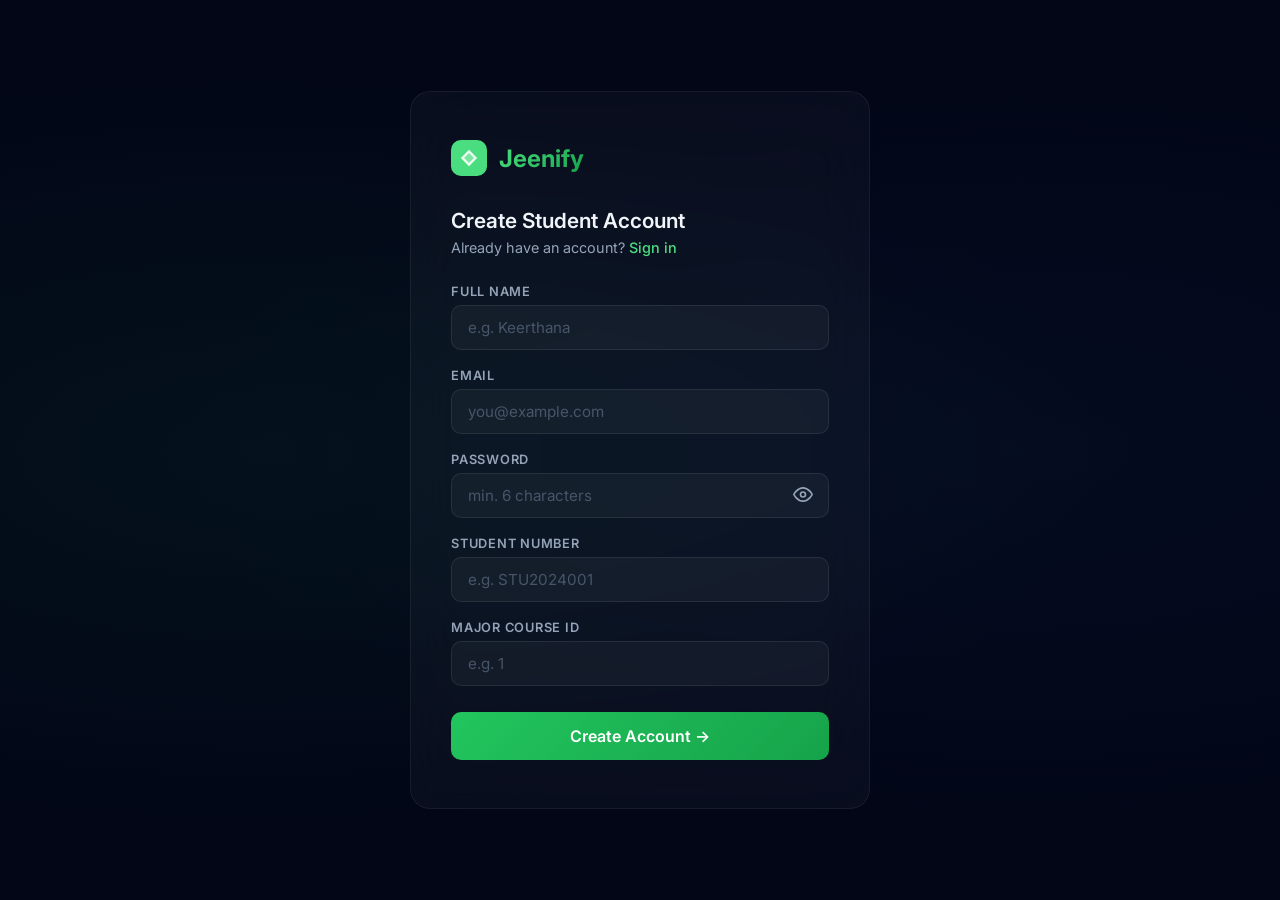
<file: frontend/register.html>
<!DOCTYPE html>
<html lang="en">
<head>
  <meta charset="UTF-8" />
  <meta name="viewport" content="width=device-width, initial-scale=1.0" />
  <title>Jeenify — Register</title>
  <link rel="stylesheet" href="css/auth.css" />
</head>
<body>
<div class="auth-card">
  <div class="auth-logo">
    <svg width="36" height="36" viewBox="0 0 44 44" fill="none"><rect width="44" height="44" rx="12" fill="url(#lg)"/><path d="M12 22 L22 12 L32 22 L22 32Z" fill="#fff" opacity=".9"/><path d="M22 16 L28 22 L22 28 L16 22Z" fill="url(#lg)" opacity=".7"/><defs><linearGradient id="lg" x1="0" y1="0" x2="44" y2="44"><stop stop-color="#4ade80"/><stop offset="1" stop-color="#16a34a"/></linearGradient></defs></svg>
    <span class="auth-logo-text">Jeenify</span>
  </div>

  <h1 class="auth-title">Create Student Account</h1>
  <p class="auth-sub">Already have an account? <a href="index.html">Sign in</a></p>

  <div id="error-box" class="auth-error" hidden></div>
  <div id="success-box" style="background:rgba(74,222,128,0.1);border:1px solid rgba(74,222,128,0.2);color:#4ade80;padding:10px 14px;border-radius:8px;font-size:0.85rem;margin-bottom:16px" hidden></div>

  <form id="register-form">
    <div class="form-group">
      <label for="name">Full Name</label>
      <input class="form-input" id="name" type="text" placeholder="e.g. Keerthana" required />
    </div>
    <div class="form-group">
      <label for="email">Email</label>
      <input class="form-input" id="email" type="email" placeholder="you@example.com" required />
    </div>
    <div class="form-group">
      <label for="password">Password</label>
      <div class="password-wrap">
        <input class="form-input" id="password" type="password" placeholder="min. 6 characters" required />
        <button type="button" class="toggle-password" id="toggle-pw">
          <svg id="eye-open" width="20" height="20" viewBox="0 0 24 24" fill="none" stroke="currentColor" stroke-width="2"><path d="M1 12s4-8 11-8 11 8 11 8-4 8-11 8-11-8-11-8z"/><circle cx="12" cy="12" r="3"/></svg>
          <svg id="eye-closed" width="20" height="20" viewBox="0 0 24 24" fill="none" stroke="currentColor" stroke-width="2" style="display:none"><path d="M17.94 17.94A10.07 10.07 0 0 1 12 20c-7 0-11-8-11-8a18.45 18.45 0 0 1 5.06-5.94M9.9 4.24A9.12 9.12 0 0 1 12 4c7 0 11 8 11 8a18.5 18.5 0 0 1-2.16 3.19m-6.72-1.07a3 3 0 1 1-4.24-4.24"/><line x1="1" y1="1" x2="23" y2="23"/></svg>
        </button>
      </div>
    </div>
    <div class="form-group">
      <label for="student-number">Student Number</label>
      <input class="form-input" id="student-number" type="text" placeholder="e.g. STU2024001" required />
    </div>
    <div class="form-group">
      <label for="major-course">Major Course ID</label>
      <input class="form-input" id="major-course" type="number" placeholder="e.g. 1" min="1" required />
    </div>
    <button type="submit" class="btn-submit" id="btn-register">Create Account →</button>
  </form>
</div>

<script src="js/api.js"></script>
<script>
// Password toggle
document.getElementById('toggle-pw').addEventListener('click', () => {
  const pw = document.getElementById('password');
  const open = document.getElementById('eye-open');
  const closed = document.getElementById('eye-closed');
  if (pw.type === 'password') {
    pw.type = 'text'; open.style.display = 'none'; closed.style.display = 'block';
  } else {
    pw.type = 'password'; open.style.display = 'block'; closed.style.display = 'none';
  }
});

// Register — uses POST /api/students/register
document.getElementById('register-form').addEventListener('submit', async e => {
  e.preventDefault();
  const name = document.getElementById('name').value.trim();
  const email = document.getElementById('email').value.trim();
  const password = document.getElementById('password').value;
  const studentNumber = document.getElementById('student-number').value.trim();
  const majorCourseId = Number(document.getElementById('major-course').value);

  const btn = document.getElementById('btn-register');
  const errBox = document.getElementById('error-box');
  const okBox = document.getElementById('success-box');
  errBox.hidden = true; okBox.hidden = true;

  btn.disabled = true; btn.textContent = 'Creating…';
  try {
    await API.post('/api/students/register', { name, email, password, studentNumber, majorCourseId });
    okBox.textContent = 'Account created! Your account is pending admin approval. You can now sign in.';
    okBox.hidden = false;
    e.target.reset();
  } catch (err) {
    errBox.textContent = err.message || 'Registration failed';
    errBox.hidden = false;
  } finally {
    btn.disabled = false; btn.textContent = 'Create Account →';
  }
});
</script>
</body>
</html>
</file>
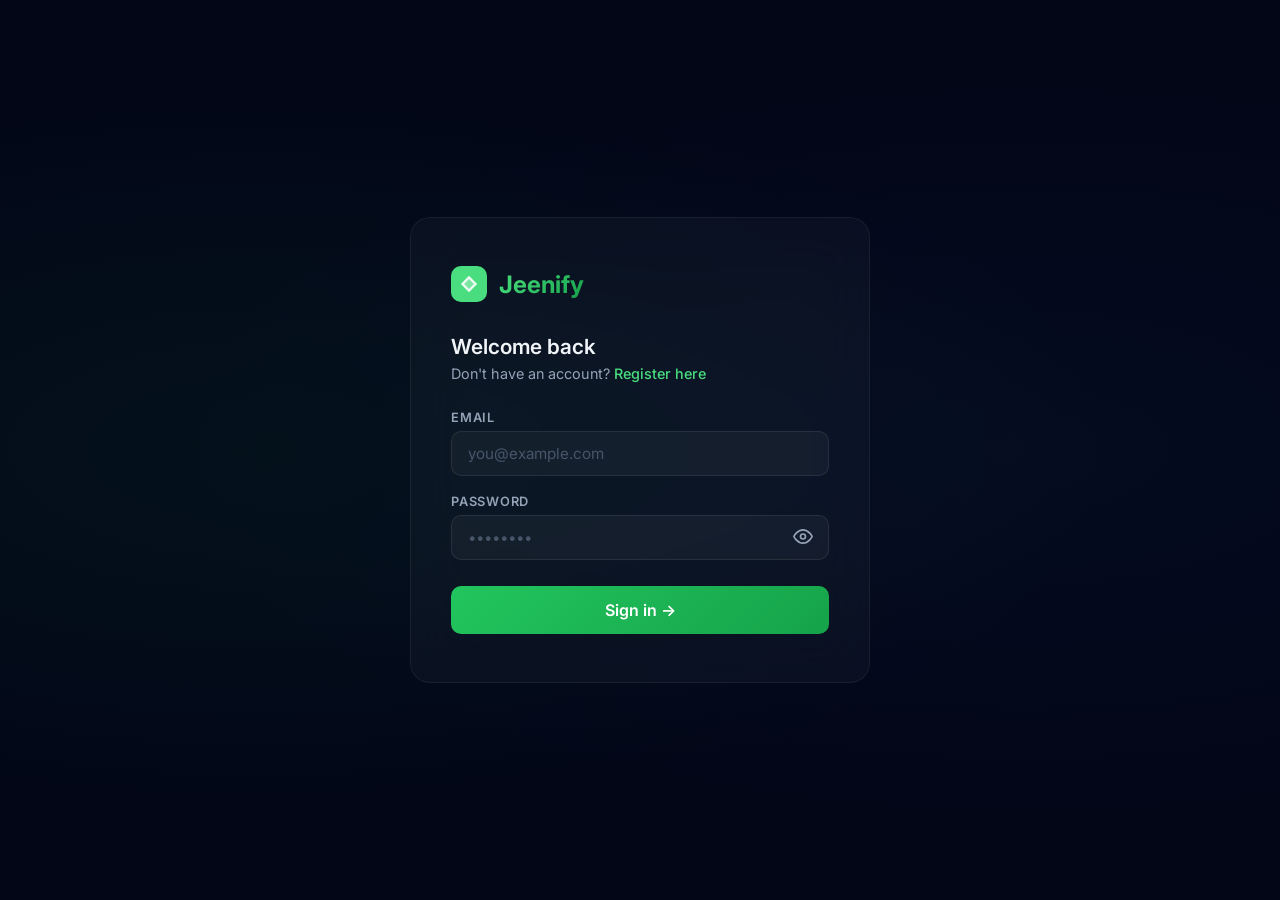
<file: frontend/student.html>
<!DOCTYPE html>
<html lang="en">
<head>
  <meta charset="UTF-8" />
  <meta name="viewport" content="width=device-width, initial-scale=1.0" />
  <title>Jeenify — Student Dashboard</title>
  <link rel="stylesheet" href="css/dashboard.css" />
</head>
<body>
<div class="app">
  <aside class="sidebar">
    <a class="sidebar-logo" href="student.html"><svg width="36" height="36" viewBox="0 0 44 44" fill="none"><rect width="44" height="44" rx="12" fill="url(#lg)"/><path d="M12 22 L22 12 L32 22 L22 32Z" fill="#fff" opacity=".9"/><path d="M22 16 L28 22 L22 28 L16 22Z" fill="url(#lg)" opacity=".7"/><defs><linearGradient id="lg" x1="0" y1="0" x2="44" y2="44"><stop stop-color="#4ade80"/><stop offset="1" stop-color="#16a34a"/></linearGradient></defs></svg><span class="sidebar-logo-text">Jeenify</span></a>
    <nav class="sidebar-nav">
      <span class="sidebar-label">Overview</span>
      <a href="#dashboard" class="sidebar-link active" data-tab="dashboard"><svg viewBox="0 0 24 24" fill="none" stroke="currentColor" stroke-width="2"><rect x="3" y="3" width="7" height="7"/><rect x="14" y="3" width="7" height="7"/><rect x="14" y="14" width="7" height="7"/><rect x="3" y="14" width="7" height="7"/></svg>Dashboard</a>
      <a href="#timetable" class="sidebar-link" data-tab="timetable"><svg viewBox="0 0 24 24" fill="none" stroke="currentColor" stroke-width="2"><rect x="3" y="4" width="18" height="18" rx="2"/><line x1="16" y1="2" x2="16" y2="6"/><line x1="8" y1="2" x2="8" y2="6"/><line x1="3" y1="10" x2="21" y2="10"/></svg>Timetable</a>
      <a href="#calendar" class="sidebar-link" data-tab="calendar"><svg viewBox="0 0 24 24" fill="none" stroke="currentColor" stroke-width="2"><rect x="3" y="4" width="18" height="18" rx="2"/><line x1="16" y1="2" x2="16" y2="6"/><line x1="8" y1="2" x2="8" y2="6"/><line x1="3" y1="10" x2="21" y2="10"/><path d="M8 14h.01M12 14h.01M16 14h.01M8 18h.01M12 18h.01"/></svg>Calendar</a>
      <span class="sidebar-label">Academic</span>
      <a href="#courses" class="sidebar-link" data-tab="courses"><svg viewBox="0 0 24 24" fill="none" stroke="currentColor" stroke-width="2"><path d="M2 3h6a4 4 0 0 1 4 4v14a3 3 0 0 0-3-3H2z"/><path d="M22 3h-6a4 4 0 0 0-4 4v14a3 3 0 0 1 3-3h7z"/></svg>My Courses</a>
      <a href="#marks" class="sidebar-link" data-tab="marks"><svg viewBox="0 0 24 24" fill="none" stroke="currentColor" stroke-width="2"><path d="M22 12h-4l-3 9L9 3l-3 9H2"/></svg>My Marks</a>
      <a href="#claims" class="sidebar-link" data-tab="claims"><svg viewBox="0 0 24 24" fill="none" stroke="currentColor" stroke-width="2"><path d="M14 2H6a2 2 0 0 0-2 2v16a2 2 0 0 0 2 2h12a2 2 0 0 0 2-2V8z"/><polyline points="14 2 14 8 20 8"/><line x1="12" y1="18" x2="12" y2="12"/><line x1="9" y1="15" x2="15" y2="15"/></svg>Attendance Claims</a>
    </nav>
    <div class="sidebar-footer"><div class="sidebar-user"><div class="user-avatar" id="user-initials">S</div><div class="user-info"><div class="user-name" id="user-name">Student</div><div class="user-role">Student</div></div></div><button class="btn-logout" id="btn-logout"><svg width="18" height="18" viewBox="0 0 24 24" fill="none" stroke="currentColor" stroke-width="2"><path d="M9 21H5a2 2 0 0 1-2-2V5a2 2 0 0 1 2-2h4"/><polyline points="16 17 21 12 16 7"/><line x1="21" y1="12" x2="9" y2="12"/></svg>Logout</button></div>
  </aside>
  <div class="main">
    <header class="topbar"><h2 class="topbar-title">Student Dashboard</h2><div class="topbar-right"><span id="topbar-greeting">Welcome</span></div></header>
    <div class="content">
      <div id="alert-success" class="alert alert-success" hidden><span>✓</span> <span id="alert-success-msg"></span></div>
      <div id="alert-error" class="alert alert-error" hidden><span>⚠</span> <span id="alert-error-msg"></span></div>

      <!-- DASHBOARD -->
      <div class="tab-panel active" id="panel-dashboard">
        <div class="stat-cards">
          <div class="stat-card"><span class="stat-label">Student ID</span><span class="stat-value green" id="stat-student-id">—</span><div class="stat-accent green"></div></div>
          <div class="stat-card"><span class="stat-label">Student Number</span><span class="stat-value" id="stat-student-num">—</span><div class="stat-accent blue"></div></div>
          <div class="stat-card"><span class="stat-label">Status</span><span class="stat-value" id="status-badge">—</span><div class="stat-accent amber"></div></div>
        </div>
        <div id="donut-section"><div class="donut-grid" id="donut-grid">
          <div class="donut-card"><div class="donut-ring-wrap"><svg class="donut-svg" viewBox="0 0 120 120"><circle class="donut-bg" cx="60" cy="60" r="52"/><circle class="donut-progress green" id="donut-attendance" cx="60" cy="60" r="52" stroke-dasharray="326.73" stroke-dashoffset="326.73"/></svg><div class="donut-center"><span class="donut-percent" id="donut-attendance-pct">—</span><span class="donut-unit">%</span></div></div><div class="donut-label">Attendance</div><div class="donut-sub" id="donut-attendance-sub">Across all courses</div></div>
          <div class="donut-card"><div class="donut-ring-wrap"><svg class="donut-svg" viewBox="0 0 120 120"><circle class="donut-bg" cx="60" cy="60" r="52"/><circle class="donut-progress blue" id="donut-exams" cx="60" cy="60" r="52" stroke-dasharray="326.73" stroke-dashoffset="326.73"/></svg><div class="donut-center"><span class="donut-percent" id="donut-exams-pct">—</span><span class="donut-unit">%</span></div></div><div class="donut-label">Exam Avg</div><div class="donut-sub">Average exam score</div></div>
          <div class="donut-card"><div class="donut-ring-wrap"><svg class="donut-svg" viewBox="0 0 120 120"><circle class="donut-bg" cx="60" cy="60" r="52"/><circle class="donut-progress amber" id="donut-assignments" cx="60" cy="60" r="52" stroke-dasharray="326.73" stroke-dashoffset="326.73"/></svg><div class="donut-center"><span class="donut-percent" id="donut-assignments-pct">—</span><span class="donut-unit">%</span></div></div><div class="donut-label">Assignment Avg</div><div class="donut-sub">Average assignment score</div></div>
        </div></div>
        <div id="pending-notice" class="form-card" hidden><h3 style="color:var(--amber-400)">⏳ Account Pending Approval</h3><p style="color:var(--text-secondary);margin-top:8px">Your account is being reviewed. Once approved, your data will appear.</p></div>
      </div>

      <!-- TIMETABLE -->
      <div class="tab-panel" id="panel-timetable">
        <div class="section"><h3 class="section-title">📅 My Timetable</h3><p class="section-sub">Your weekly class schedule.</p></div>
        <div class="tt-grid-wrap" id="timetable-grid-wrap">
          <div style="text-align:center;padding:32px;color:var(--text-muted)">Loading…</div>
        </div>
      </div>

      <!-- CALENDAR -->
      <div class="tab-panel" id="panel-calendar">
        <div class="section"><h3 class="section-title">📅 Academic Calendar</h3><p class="section-sub">Events and announcements from your institution.</p></div>
        <div class="cal-layout">
          <div class="cal-widget">
            <div class="cal-header">
              <button class="cal-nav" id="cal-prev">‹</button>
              <span class="cal-month-label" id="cal-month-label">Loading…</span>
              <button class="cal-nav" id="cal-next">›</button>
            </div>
            <div class="cal-grid" id="cal-grid"></div>
          </div>
          <div class="cal-events-panel">
            <div class="cal-events-title" id="cal-side-title">All Events</div>
            <div id="cal-side-list"><div class="empty-state" style="padding:12px">Loading…</div></div>
          </div>
        </div>
      </div>

      <!-- MY COURSES -->
      <div class="tab-panel" id="panel-courses">
        <div class="section"><div class="section-header"><div><h3 class="section-title">📚 My Enrolled Courses</h3><p class="section-sub">Your courses and attendance breakdown.</p></div><button class="btn btn-ghost btn-sm" id="btn-refresh-courses">↻ Refresh</button></div></div>
        <div class="table-wrap"><table><thead><tr><th>ID</th><th>Code</th><th>Course Name</th><th>Dept</th><th>Attendance</th></tr></thead><tbody id="courses-table-body"><tr><td colspan="5" class="empty-state">Loading…</td></tr></tbody></table></div>
      </div>

      <!-- MY MARKS -->
      <div class="tab-panel" id="panel-marks">
        <div class="section"><h3 class="section-title">📊 Exam Marks</h3></div>
        <div class="table-wrap" style="margin-bottom:32px"><table><thead><tr><th>Exam</th><th>Max Marks</th><th>Obtained</th><th>%</th></tr></thead><tbody id="exam-marks-body"><tr><td colspan="4" class="empty-state">Loading…</td></tr></tbody></table></div>
        <div class="section"><h3 class="section-title">📝 Assignment Marks</h3></div>
        <div class="table-wrap"><table><thead><tr><th>Assignment</th><th>Max Marks</th><th>Obtained</th><th>%</th></tr></thead><tbody id="assignment-marks-body"><tr><td colspan="4" class="empty-state">Loading…</td></tr></tbody></table></div>
      </div>

      <!-- CLAIMS -->
      <div class="tab-panel" id="panel-claims">
        <div class="section"><h3 class="section-title">Submit Attendance Claim</h3><p class="section-sub">Request a review if you were marked absent incorrectly.</p></div>
        <div class="form-card" style="margin-bottom:32px"><form id="form-submit-claim"><div class="form-row"><div class="form-group"><label for="cl-session">Session ID</label><input class="form-input" id="cl-session" type="number" min="1" required /></div><div class="form-group" style="grid-column: span 2"><label for="cl-reason">Reason</label><textarea class="form-input" id="cl-reason" placeholder="Explain why…" rows="2" required></textarea></div></div><button type="submit" class="btn btn-primary">Submit Claim →</button></form></div>
        <div class="section"><div class="section-header"><h3 class="section-title">My Claims</h3><button class="btn btn-ghost btn-sm" id="btn-refresh-claims">↻ Refresh</button></div></div>
        <div class="table-wrap"><table><thead><tr><th>ID</th><th>Session</th><th>Reason</th><th>Status</th><th>Action</th></tr></thead><tbody id="claims-table-body"><tr><td colspan="5" class="empty-state">Loading…</td></tr></tbody></table></div>
      </div>
    </div>
  </div>
</div>

<script src="js/api.js"></script>
<script>
if (!requireAuth(['STUDENT'])) throw new Error('Not authorized');
const userId = getUserId();
const userName = getUserName()||'Student';
document.getElementById('user-name').textContent = userName;
document.getElementById('user-initials').textContent = userName.charAt(0).toUpperCase();
document.getElementById('topbar-greeting').textContent = `Welcome, ${userName}`;
document.getElementById('btn-logout').addEventListener('click', logout);

document.querySelectorAll('.sidebar-link[data-tab]').forEach(link => { link.addEventListener('click', e => { e.preventDefault(); const tab=link.dataset.tab; document.querySelectorAll('.sidebar-link[data-tab]').forEach(l=>l.classList.remove('active')); link.classList.add('active'); document.querySelectorAll('.tab-panel').forEach(p=>p.classList.remove('active')); document.getElementById(`panel-${tab}`).classList.add('active'); if(tab==='timetable')loadTimetable(); if(tab==='calendar')loadCalendar(); if(tab==='marks')loadMarks(); if(tab==='claims')loadClaims(); if(tab==='courses')loadMyCourses(); }); });

function showSuccess(msg){const el=document.getElementById('alert-success');document.getElementById('alert-success-msg').textContent=msg;el.hidden=false;document.getElementById('alert-error').hidden=true;setTimeout(()=>el.hidden=true,5000);}
function showError(msg){const el=document.getElementById('alert-error');document.getElementById('alert-error-msg').textContent=msg;el.hidden=false;document.getElementById('alert-success').hidden=true;setTimeout(()=>el.hidden=true,8000);}

/* PROFILE */
async function loadProfile(){try{const p=await API.get(`/api/students/me/${userId}`);const sid=p.studentId??p.id;if(sid)localStorage.setItem('jfy_studentId',String(sid));document.getElementById('stat-student-id').textContent=sid??'—';document.getElementById('stat-student-num').textContent=p.studentNumber??'—';const status=p.status||'UNKNOWN';const badge=document.getElementById('status-badge');badge.textContent=status;if(status==='PENDING'){badge.style.color='var(--amber-400)';document.getElementById('pending-notice').hidden=false;}else{badge.style.color='var(--green-400)';document.getElementById('pending-notice').hidden=true;}}catch(e){showError('Profile: '+e.message);}}
loadProfile().then(()=>loadDonutData());

/* DONUTS */
async function loadDonutData(){const sid=getStudentId();if(!sid)return;const C=326.73;
function setDonutValue(id,val){const f=typeof val==='number'&&!isNaN(val)?val:0;const t=document.getElementById(id+'-pct');if(t)t.textContent=typeof val==='number'&&!isNaN(val)?f.toFixed(1):'—';const c=document.getElementById(id);if(c){const o=Math.max(0,C-(f/100)*C);setTimeout(()=>c.style.strokeDashoffset=o,100);}}
try{const[examMarks,assignmentMarks]=await Promise.all([API.get(`/api/reports/exams/student/${sid}`).catch(()=>[]),API.get(`/api/reports/assignments/student/${sid}`).catch(()=>[])]);
let examAvg=null;const ve=(Array.isArray(examMarks)?examMarks:[]).filter(m=>typeof m.percentage==='number');if(ve.length>0)examAvg=ve.reduce((a,c)=>a+c.percentage,0)/ve.length;setDonutValue('donut-exams',examAvg);
let assignAvg=null;const va=(Array.isArray(assignmentMarks)?assignmentMarks:[]).filter(m=>typeof m.percentage==='number');if(va.length>0)assignAvg=va.reduce((a,c)=>a+c.percentage,0)/va.length;setDonutValue('donut-assignments',assignAvg);
try{const courses=await API.get('/courses').catch(()=>[]);const cl=Array.isArray(courses)?courses:[];let tp=0,cc=0;for(const c of cl){try{const r=await API.get(`/api/reports/attendance/student/${sid}/course/${c.id}`);const p=r?.attendance_percentage??r?.attendancePercentage;if(p!=null){tp+=p;cc++;}}catch(_){}}setDonutValue('donut-attendance',cc>0?tp/cc:null);}catch(_){setDonutValue('donut-attendance',null);}
}catch(e){console.error('Donut error:',e);}}

/* TIMETABLE */
async function loadTimetable(){
  const wrap = document.getElementById('timetable-grid-wrap');
  wrap.innerHTML = '<div style="text-align:center;padding:32px;color:var(--text-muted)">Loading…</div>';
  try {
    const l = await API.get('/api/timetable');
    const slots = Array.isArray(l) ? l : [];
    if (!slots.length) { wrap.innerHTML = '<div style="text-align:center;padding:32px;color:var(--text-muted)">No timetable data yet.</div>'; return; }
    const DAYS = ['MONDAY','TUESDAY','WEDNESDAY','THURSDAY','FRIDAY','SATURDAY'];
    const maxPeriod = Math.max(...slots.map(s => s.period), 6);
    const periods = Array.from({length: maxPeriod}, (_, i) => i + 1);
    const map = {};
    slots.forEach(s => { if (!map[s.dayOfWeek]) map[s.dayOfWeek] = {}; if (!map[s.dayOfWeek][s.period]) map[s.dayOfWeek][s.period] = []; map[s.dayOfWeek][s.period].push(s); });
    const daysToShow = DAYS.filter(d => map[d]);
    if (!daysToShow.length) { wrap.innerHTML = '<div style="text-align:center;padding:32px;color:var(--text-muted)">No timetable data yet.</div>'; return; }
    wrap.innerHTML = `<table class="tt-grid">
      <thead><tr>
        <th>Day / Period</th>
        ${periods.map(p => `<th>Period ${p}</th>`).join('')}
      </tr></thead>
      <tbody>
        ${daysToShow.map(day => `
          <tr>
            <td><div class="tt-day-label">${day.charAt(0) + day.slice(1).toLowerCase()}</div></td>
            ${periods.map(p => {
              const cell = map[day] && map[day][p];
              if (!cell) return `<td><div class="tt-cell-empty">—</div></td>`;
              return `<td>${cell.map(s => `
                <div class="tt-cell">
                  <span class="tt-cell-course">Course #${s.courseId}</span>
                  <span class="tt-cell-teacher">Teacher #${s.teacherId}</span>
                  <span class="tt-cell-room">${s.room || ''}</span>
                </div>`).join('')}</td>`;
            }).join('')}
          </tr>`).join('')}
      </tbody>
    </table>`;
  } catch(e) { wrap.innerHTML = `<div style="text-align:center;padding:32px;color:#f87171">${e.message}</div>`; }
}

/* CALENDAR */
let _calEvents = [];
let _calYear = new Date().getFullYear();
let _calMonth = new Date().getMonth();
let _calSelected = null;

// Helper: offset a date string by N days
function offsetDateStr(dateStr, days) {
  const d = new Date(dateStr + 'T00:00:00');
  d.setDate(d.getDate() + days);
  return `${d.getFullYear()}-${String(d.getMonth()+1).padStart(2,'0')}-${String(d.getDate()).padStart(2,'0')}`;
}

function renderCalendar() {
  const MONTHS = ['January','February','March','April','May','June','July','August','September','October','November','December'];
  const DAYS = ['Su','Mo','Tu','We','Th','Fr','Sa'];
  document.getElementById('cal-month-label').textContent = `${MONTHS[_calMonth]} ${_calYear}`;
  const today = new Date();
  const todayStr = `${today.getFullYear()}-${String(today.getMonth()+1).padStart(2,'0')}-${String(today.getDate()).padStart(2,'0')}`;
  const eventMap = {};
  _calEvents.forEach(ev => { if (ev.eventDate) { if (!eventMap[ev.eventDate]) eventMap[ev.eventDate] = []; eventMap[ev.eventDate].push(ev); } });

  const remind2 = new Set();
  const remind1 = new Set();
  _calEvents.forEach(ev => {
    if (ev.eventDate) {
      remind2.add(offsetDateStr(ev.eventDate, -2));
      remind1.add(offsetDateStr(ev.eventDate, -1));
    }
  });

  const firstDay = new Date(_calYear, _calMonth, 1).getDay();
  const daysInMonth = new Date(_calYear, _calMonth + 1, 0).getDate();
  let html = DAYS.map(d => `<div class="cal-dow">${d}</div>`).join('');
  for (let i = 0; i < firstDay; i++) html += `<div class="cal-day cal-empty"></div>`;
  for (let d = 1; d <= daysInMonth; d++) {
    const dateStr = `${_calYear}-${String(_calMonth+1).padStart(2,'0')}-${String(d).padStart(2,'0')}`;
    const evts = eventMap[dateStr] || [];
    const isToday = dateStr === todayStr;
    const isSel = dateStr === _calSelected;
    const hasEv = evts.length > 0;
    const isR2 = remind2.has(dateStr) && !hasEv;
    const isR1 = remind1.has(dateStr) && !hasEv;
    const cls = ['cal-day',
      isToday ? 'cal-today' : '',
      hasEv   ? 'cal-has-event' : '',
      isSel   ? 'cal-selected' : '',
      isR2    ? 'cal-remind-2' : '',
      isR1    ? 'cal-remind-1' : ''
    ].filter(Boolean).join(' ');
    let dots = '';
    if (hasEv) dots = `<div class="cal-dot-row">${evts.slice(0,3).map(()=>'<span class="cal-dot"></span>').join('')}</div>`;
    else if (isR1) dots = `<div class="cal-dot-row"><span class="cal-dot orange"></span></div>`;
    else if (isR2) dots = `<div class="cal-dot-row"><span class="cal-dot amber"></span></div>`;
    html += `<div class="${cls}" onclick="calSelectDay('${dateStr}')">${d}${dots}</div>`;
  }
  document.getElementById('cal-grid').innerHTML = html;
  updateCalSidePanel();
}

function updateCalSidePanel() {
  const list = document.getElementById('cal-side-list');
  const title = document.getElementById('cal-side-title');
  const today = new Date();
  const todayStr = `${today.getFullYear()}-${String(today.getMonth()+1).padStart(2,'0')}-${String(today.getDate()).padStart(2,'0')}`;
  const eventsToShow = _calSelected ? _calEvents.filter(e => e.eventDate === _calSelected) : _calEvents;
  title.textContent = _calSelected ? `Events on ${_calSelected}` : 'All Events';

  let banners = '';
  if (!_calSelected) {
    _calEvents.forEach(ev => {
      if (!ev.eventDate) return;
      const in1 = offsetDateStr(ev.eventDate, -1) === todayStr; // tomorrow
      const in2 = offsetDateStr(ev.eventDate, -2) === todayStr; // in 2 days
      if (in1) banners += `<div class="cal-reminder-banner remind-1">🔔 Tomorrow: <span class="remind-event-name">${ev.title}</span></div>`;
      else if (in2) banners += `<div class="cal-reminder-banner remind-2">📌 In 2 days: <span class="remind-event-name">${ev.title}</span></div>`;
    });
  }

  if (!eventsToShow.length && !banners) { list.innerHTML = `<div class="empty-state" style="padding:12px">${_calSelected ? 'No events on this day' : 'No events yet'}</div>`; return; }
  list.innerHTML = banners + eventsToShow.map(e => {
    const in1 = offsetDateStr(e.eventDate, -1) === todayStr;
    const in2 = offsetDateStr(e.eventDate, -2) === todayStr;
    const extra = in1 ? 'remind-1-item' : in2 ? 'remind-2-item' : '';
    return `<div class="cal-event-item ${extra}"><span class="cal-event-date-badge">${e.eventDate}</span><span class="cal-event-name">${e.title}</span>${e.description?`<span class="cal-event-desc">${e.description}</span>`:''}</div>`;
  }).join('');
}

window.calSelectDay = function(dateStr) {
  _calSelected = _calSelected === dateStr ? null : dateStr;
  renderCalendar();
};

document.getElementById('cal-prev').addEventListener('click', () => { _calMonth--; if (_calMonth < 0) { _calMonth = 11; _calYear--; } renderCalendar(); });
document.getElementById('cal-next').addEventListener('click', () => { _calMonth++; if (_calMonth > 11) { _calMonth = 0; _calYear++; } renderCalendar(); });

async function loadCalendar() {
  _calYear = new Date().getFullYear();
  _calMonth = new Date().getMonth();
  _calSelected = null;
  try {
    const l = await API.get('/api/calendar');
    _calEvents = Array.isArray(l) ? l : [];
    _calEvents.sort((a,b) => new Date(a.eventDate) - new Date(b.eventDate));
    renderCalendar();
  } catch(e) { document.getElementById('cal-side-list').innerHTML = `<div class="empty-state" style="padding:12px;color:#f87171">${e.message}</div>`; }
}

/* MY COURSES */
async function loadMyCourses(){const t=document.getElementById('courses-table-body');const sid=getStudentId();if(!sid){t.innerHTML='<tr><td colspan="5" class="empty-state" style="color:#f87171">Student ID not found.</td></tr>';return;}t.innerHTML='<tr><td colspan="5" class="empty-state">Loading…</td></tr>';try{const l=await API.get('/courses');const a=Array.isArray(l)?l:[];if(!a.length){t.innerHTML='<tr><td colspan="5" class="empty-state">No courses.</td></tr>';return;}const rows=[];for(const c of a){let att='—';try{const r=await API.get(`/api/reports/attendance/student/${sid}/course/${c.id}`);const p=r?.attendance_percentage??r?.attendancePercentage;if(p!=null){const color=p>=75?'#4ade80':p>=50?'#fbbf24':'#f87171';att=`<strong style="color:${color}">${p.toFixed(1)}%</strong> <span style="color:#64748b;font-size:.85em">(${r?.present_count??r?.presentCount??'?'}/${r?.total_sessions??r?.totalSessions??'?'})</span>`;}}catch(_){att='<span style="color:#64748b">Not enrolled</span>';}rows.push(`<tr><td>${c.id}</td><td><strong>${c.courseCode}</strong></td><td>${c.courseName}</td><td>${c.departmentId??'—'}</td><td>${att}</td></tr>`);}t.innerHTML=rows.join('');}catch(e){t.innerHTML=`<tr><td colspan="5" class="empty-state" style="color:#f87171">${e.message}</td></tr>`;}}
document.getElementById('btn-refresh-courses').addEventListener('click', loadMyCourses);

/* MARKS */
async function loadMarks(){const sid=getStudentId();if(!sid)return;
const eb=document.getElementById('exam-marks-body');eb.innerHTML='<tr><td colspan="4" class="empty-state">Loading…</td></tr>';try{const l=await API.get(`/api/reports/exams/student/${sid}`);const a=Array.isArray(l)?l:[];if(!a.length)eb.innerHTML='<tr><td colspan="4" class="empty-state">No exam marks yet.</td></tr>';else eb.innerHTML=a.map(m=>`<tr><td>${m.exam_title??m.examTitle??'—'}</td><td>${m.max_marks??m.maxMarks??'—'}</td><td><strong>${m.marks_obtained??m.marksObtained??'—'}</strong></td><td>${m.percentage!=null?m.percentage.toFixed(1)+'%':'—'}</td></tr>`).join('');}catch(e){eb.innerHTML=`<tr><td colspan="4" class="empty-state" style="color:#f87171">${e.message}</td></tr>`;}
const ab=document.getElementById('assignment-marks-body');ab.innerHTML='<tr><td colspan="4" class="empty-state">Loading…</td></tr>';try{const l=await API.get(`/api/reports/assignments/student/${sid}`);const a=Array.isArray(l)?l:[];if(!a.length)ab.innerHTML='<tr><td colspan="4" class="empty-state">No assignment marks yet.</td></tr>';else ab.innerHTML=a.map(m=>`<tr><td>${m.assignment_title??m.assignmentTitle??'—'}</td><td>${m.max_marks??m.maxMarks??'—'}</td><td><strong>${m.marks_obtained??m.marksObtained??'—'}</strong></td><td>${m.percentage!=null?m.percentage.toFixed(1)+'%':'—'}</td></tr>`).join('');}catch(e){ab.innerHTML=`<tr><td colspan="4" class="empty-state" style="color:#f87171">${e.message}</td></tr>`;}}

/* CLAIMS */
document.getElementById('form-submit-claim').addEventListener('submit', async e=>{e.preventDefault();const sid=getStudentId();if(!sid)return showError('Student ID not found.');const sessionId=Number(document.getElementById('cl-session').value);const reason=document.getElementById('cl-reason').value.trim();if(!sessionId||!reason)return showError('Session ID and reason required.');try{await API.post('/api/attendance/claims',{studentId:Number(sid),sessionId,reason});showSuccess('Claim submitted!');e.target.reset();loadClaims();}catch(e){showError(e.message);}});
async function loadClaims(){const t=document.getElementById('claims-table-body');const sid=getStudentId();if(!sid){t.innerHTML='<tr><td colspan="5" class="empty-state" style="color:#f87171">Student ID not found.</td></tr>';return;}t.innerHTML='<tr><td colspan="5" class="empty-state">Loading…</td></tr>';try{const l=await API.get(`/api/attendance/claims/student/${sid}`);const a=Array.isArray(l)?l:[];if(!a.length){t.innerHTML='<tr><td colspan="5" class="empty-state">No claims submitted.</td></tr>';return;}t.innerHTML=a.map(c=>{const st=(c.status||'').toLowerCase();const badge=st==='pending'?'badge-pending':st==='approved'?'badge-approved':'badge-rejected';return `<tr><td>${c.id}</td><td>${c.sessionId}</td><td style="max-width:200px;overflow:hidden;text-overflow:ellipsis" title="${c.reason||''}">${c.reason||'—'}</td><td><span class="badge ${badge}">${c.status}</span></td><td>${st==='pending'?`<button class="btn btn-reject btn-sm" onclick="deleteClaim(${c.id})">🗑 Delete</button>`:'—'}</td></tr>`;}).join('');}catch(e){t.innerHTML=`<tr><td colspan="5" class="empty-state" style="color:#f87171">${e.message}</td></tr>`;}}
window.deleteClaim = async function(id){const sid=getStudentId();if(!sid)return;try{await API.delete(`/api/attendance/claims/${id}/student/${sid}`);showSuccess(`Claim #${id} deleted.`);loadClaims();}catch(e){showError(e.message);}};
document.getElementById('btn-refresh-claims').addEventListener('click', loadClaims);
</script>
</body>
</html>
</file>
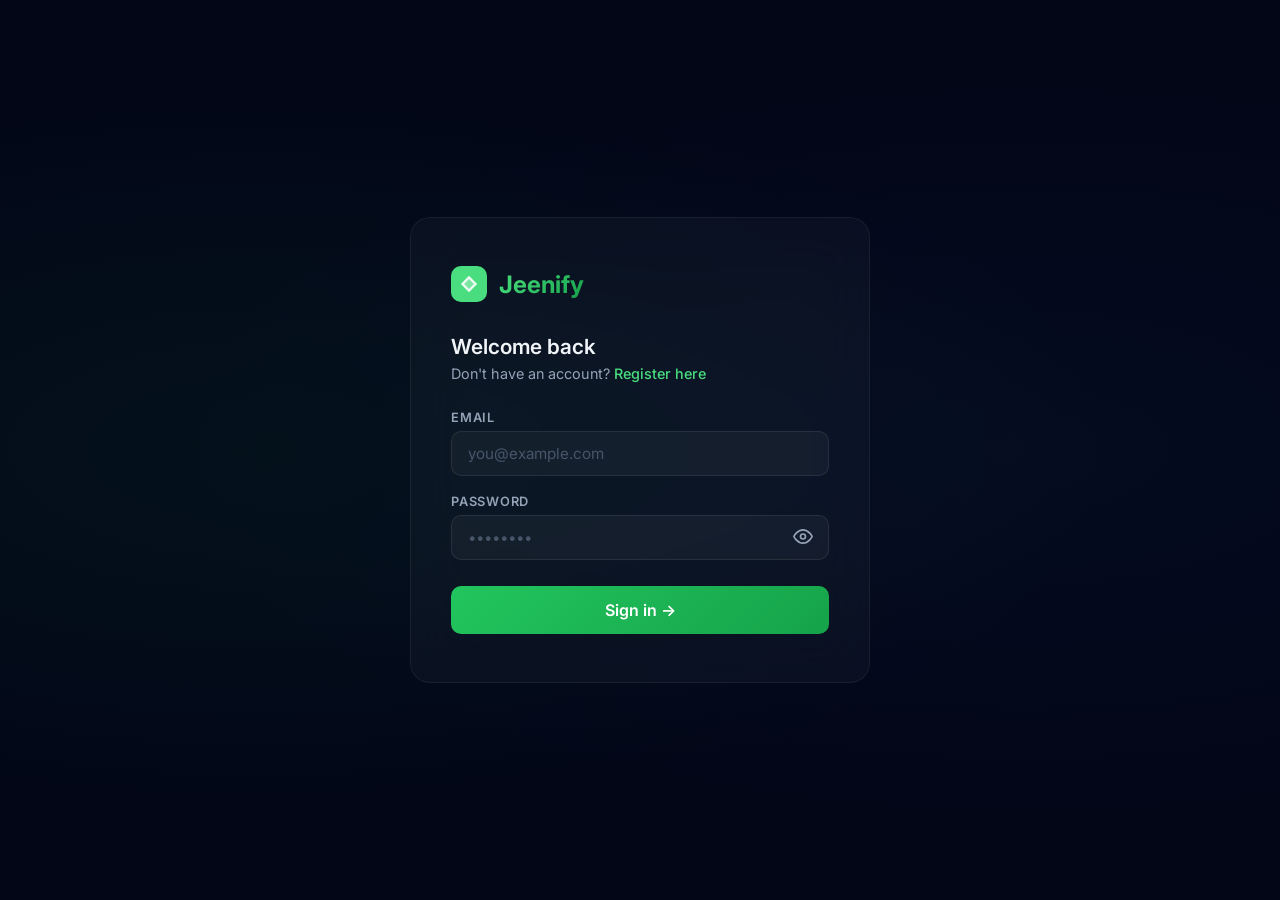
<file: frontend/teacher.html>
<!DOCTYPE html>
<html lang="en">
<head>
  <meta charset="UTF-8" />
  <meta name="viewport" content="width=device-width, initial-scale=1.0" />
  <title>Jeenify — Teacher Dashboard</title>
  <link rel="stylesheet" href="css/dashboard.css" />
</head>
<body>
<div class="app">
  <aside class="sidebar">
    <a class="sidebar-logo" href="teacher.html"><svg width="36" height="36" viewBox="0 0 44 44" fill="none"><rect width="44" height="44" rx="12" fill="url(#lg)"/><path d="M12 22 L22 12 L32 22 L22 32Z" fill="#fff" opacity=".9"/><path d="M22 16 L28 22 L22 28 L16 22Z" fill="url(#lg)" opacity=".7"/><defs><linearGradient id="lg" x1="0" y1="0" x2="44" y2="44"><stop stop-color="#4ade80"/><stop offset="1" stop-color="#16a34a"/></linearGradient></defs></svg><span class="sidebar-logo-text">Jeenify</span></a>
    <nav class="sidebar-nav">
      <span class="sidebar-label">Daily</span>
      <a href="#attendance" class="sidebar-link active" data-tab="attendance"><svg viewBox="0 0 24 24" fill="none" stroke="currentColor" stroke-width="2"><rect x="3" y="4" width="18" height="18" rx="2"/><line x1="16" y1="2" x2="16" y2="6"/><line x1="8" y1="2" x2="8" y2="6"/><line x1="3" y1="10" x2="21" y2="10"/></svg>Attendance</a>
      <a href="#claims" class="sidebar-link" data-tab="claims"><svg viewBox="0 0 24 24" fill="none" stroke="currentColor" stroke-width="2"><path d="M14 2H6a2 2 0 0 0-2 2v16a2 2 0 0 0 2 2h12a2 2 0 0 0 2-2V8z"/><polyline points="14 2 14 8 20 8"/></svg>Claims</a>
      <span class="sidebar-label">Academic</span>
      <a href="#exams" class="sidebar-link" data-tab="exams"><svg viewBox="0 0 24 24" fill="none" stroke="currentColor" stroke-width="2"><path d="M14 2H6a2 2 0 0 0-2 2v16a2 2 0 0 0 2 2h12a2 2 0 0 0 2-2V8z"/><polyline points="14 2 14 8 20 8"/><line x1="16" y1="13" x2="8" y2="13"/><line x1="16" y1="17" x2="8" y2="17"/></svg>Exams</a>
      <a href="#assignments" class="sidebar-link" data-tab="assignments"><svg viewBox="0 0 24 24" fill="none" stroke="currentColor" stroke-width="2"><path d="M16 4h2a2 2 0 0 1 2 2v14a2 2 0 0 1-2 2H6a2 2 0 0 1-2-2V6a2 2 0 0 1 2-2h2"/><rect x="8" y="2" width="8" height="4" rx="1"/></svg>Assignments</a>
      <a href="#marks" class="sidebar-link" data-tab="marks"><svg viewBox="0 0 24 24" fill="none" stroke="currentColor" stroke-width="2"><path d="M22 12h-4l-3 9L9 3l-3 9H2"/></svg>Marks</a>
      <a href="#timetable" class="sidebar-link" data-tab="timetable"><svg viewBox="0 0 24 24" fill="none" stroke="currentColor" stroke-width="2"><rect x="3" y="4" width="18" height="18" rx="2" ry="2"/><line x1="16" y1="2" x2="16" y2="6"/><line x1="8" y1="2" x2="8" y2="6"/><line x1="3" y1="10" x2="21" y2="10"/></svg>My Timetable</a>
      <a href="#reports" class="sidebar-link" data-tab="reports"><svg viewBox="0 0 24 24" fill="none" stroke="currentColor" stroke-width="2"><line x1="18" y1="20" x2="18" y2="10"/><line x1="12" y1="20" x2="12" y2="4"/><line x1="6" y1="20" x2="6" y2="14"/></svg>Reports</a>
    </nav>
    <div class="sidebar-footer"><div class="sidebar-user"><div class="user-avatar" id="user-initials">T</div><div class="user-info"><div class="user-name" id="user-name">Teacher</div><div class="user-role">Teacher</div></div></div><button class="btn-logout" id="btn-logout"><svg width="18" height="18" viewBox="0 0 24 24" fill="none" stroke="currentColor" stroke-width="2"><path d="M9 21H5a2 2 0 0 1-2-2V5a2 2 0 0 1 2-2h4"/><polyline points="16 17 21 12 16 7"/><line x1="21" y1="12" x2="9" y2="12"/></svg>Logout</button></div>
  </aside>
  <div class="main">
    <header class="topbar"><h2 class="topbar-title">Teacher Dashboard</h2><div class="topbar-right"><span id="topbar-greeting">Welcome back</span></div></header>
    <div class="content">
      <div id="alert-success" class="alert alert-success" hidden><span>✓</span> <span id="alert-success-msg"></span></div>
      <div id="alert-error" class="alert alert-error" hidden><span>⚠</span> <span id="alert-error-msg"></span></div>

      <!-- ATTENDANCE -->
      <div class="tab-panel active" id="panel-attendance">
        <div class="section"><h3 class="section-title">Create Session</h3></div>
        <div class="form-card" style="margin-bottom:32px"><form id="form-create-session"><div class="form-row"><div class="form-group"><label for="s-course">Course ID</label><input class="form-input" id="s-course" type="number" min="1" required /></div><div class="form-group"><label for="s-teacher">Teacher ID</label><input class="form-input" id="s-teacher" type="number" min="1" required /></div><div class="form-group"><label for="s-date">Date</label><input class="form-input" id="s-date" type="date" required /></div><div class="form-group"><label for="s-period">Period</label><input class="form-input" id="s-period" type="number" min="1" max="8" required /></div></div><button type="submit" class="btn btn-primary">Create Session →</button></form></div>
        <div class="section"><h3 class="section-title">Mark Attendance</h3></div>
        <div class="form-card"><form id="form-mark-attendance"><div class="form-row"><div class="form-group"><label for="m-session">Session ID</label><input class="form-input" id="m-session" type="number" min="1" required /></div></div><div id="attendance-entries"><div class="form-row attendance-entry"><div class="form-group"><label>Student ID</label><input class="form-input att-student" type="number" min="1" required /></div><div class="form-group"><label>Status</label><select class="form-select att-status"><option value="PRESENT">PRESENT</option><option value="ABSENT">ABSENT</option></select></div></div></div><div style="display:flex;gap:12px;margin-top:16px"><button type="button" class="btn btn-ghost btn-sm" id="btn-add-entry">+ Add Student</button><button type="submit" class="btn btn-primary">Mark →</button></div></form></div>
        <div id="session-result" style="margin-top:16px"></div>
      </div>

      <!-- CLAIMS -->
      <div class="tab-panel" id="panel-claims">
        <div class="section"><div class="section-header"><div><h3 class="section-title">Attendance Claims</h3></div><button class="btn btn-ghost btn-sm" id="btn-refresh-claims">↻ Refresh</button></div></div>
        <div class="table-wrap"><table><thead><tr><th>ID</th><th>Student</th><th>Session</th><th>Reason</th><th>Status</th><th>Actions</th></tr></thead><tbody id="claims-table-body"><tr><td colspan="6" class="empty-state">Click Refresh</td></tr></tbody></table></div>
      </div>

      <!-- EXAMS -->
      <div class="tab-panel" id="panel-exams">
        <div class="section"><h3 class="section-title">Create Exam</h3></div>
        <div class="form-card" style="margin-bottom:32px"><form id="form-create-exam"><div class="form-row"><div class="form-group"><label for="ex-course">Course ID</label><input class="form-input" id="ex-course" type="number" min="1" required /></div><div class="form-group"><label for="ex-title">Title</label><input class="form-input" id="ex-title" type="text" required /></div><div class="form-group"><label for="ex-desc">Description</label><input class="form-input" id="ex-desc" type="text" /></div><div class="form-group"><label for="ex-max">Max Marks</label><input class="form-input" id="ex-max" type="number" min="1" required /></div><div class="form-group"><label for="ex-date">Date</label><input class="form-input" id="ex-date" type="date" required /></div></div><button type="submit" class="btn btn-primary">Create Exam →</button></form></div>
        <div class="section"><h3 class="section-title">View Exams</h3></div>
        <div class="form-card" style="margin-bottom:16px"><div class="form-row"><div class="form-group"><label for="ve-course">Course ID</label><input class="form-input" id="ve-course" type="number" min="1" /></div></div><button class="btn btn-ghost btn-sm" id="btn-load-exams" style="margin-top:8px">Load →</button></div>
        <div class="table-wrap"><table><thead><tr><th>ID</th><th>Title</th><th>Max</th><th>Date</th><th>Action</th></tr></thead><tbody id="exams-table-body"><tr><td colspan="5" class="empty-state">Enter course ID</td></tr></tbody></table></div>
      </div>

      <!-- ASSIGNMENTS -->
      <div class="tab-panel" id="panel-assignments">
        <div class="section"><h3 class="section-title">Create Assignment</h3></div>
        <div class="form-card" style="margin-bottom:32px"><form id="form-create-assignment"><div class="form-row"><div class="form-group"><label for="as-course">Course ID</label><input class="form-input" id="as-course" type="number" min="1" required /></div><div class="form-group"><label for="as-title">Title</label><input class="form-input" id="as-title" type="text" required /></div><div class="form-group"><label for="as-desc">Description</label><input class="form-input" id="as-desc" type="text" /></div><div class="form-group"><label for="as-max">Max Marks</label><input class="form-input" id="as-max" type="number" min="1" required /></div><div class="form-group"><label for="as-due">Due Date</label><input class="form-input" id="as-due" type="date" required /></div></div><button type="submit" class="btn btn-primary">Create Assignment →</button></form></div>
        <div class="section"><h3 class="section-title">View Assignments</h3></div>
        <div class="form-card" style="margin-bottom:16px"><div class="form-row"><div class="form-group"><label for="va-course">Course ID</label><input class="form-input" id="va-course" type="number" min="1" /></div></div><button class="btn btn-ghost btn-sm" id="btn-load-assignments" style="margin-top:8px">Load →</button></div>
        <div class="table-wrap"><table><thead><tr><th>ID</th><th>Title</th><th>Max</th><th>Due</th><th>Action</th></tr></thead><tbody id="assignments-table-body"><tr><td colspan="5" class="empty-state">Enter course ID</td></tr></tbody></table></div>
      </div>

      <!-- MARKS -->
      <div class="tab-panel" id="panel-marks">

        <!-- BULK EXAM MARKS -->
        <div class="section"><h3 class="section-title">Enter Exam Marks</h3><p class="section-sub">Enter Exam ID and click "Load Students" — the entire class list will appear automatically.</p></div>
        <div class="form-card" style="margin-bottom:32px">
          <form id="form-exam-marks">
            <div class="form-row" style="align-items:flex-end;margin-bottom:16px;gap:12px">
              <div class="form-group" style="flex:0 0 200px">
                <label for="em-exam">Exam ID <span style="font-size:12px;font-weight:normal;color:var(--text-muted)">(See 'View Exams')</span></label>
                <input class="form-input" id="em-exam" type="number" min="1" placeholder="e.g. 3" required />
              </div>
              <div style="padding-bottom:2px">
                <button type="button" class="btn btn-ghost btn-sm" id="btn-load-exam-students">⬇ Load Students</button>
              </div>
              <div id="em-exam-info" style="font-size:13px;color:var(--text-muted);padding-bottom:4px"></div>
            </div>
            <div id="em-student-table-wrap" style="display:none">
              <div style="display:grid;grid-template-columns:60px 1fr 180px;gap:12px;padding:0 4px 8px;font-size:12px;font-weight:600;color:var(--text-muted);text-transform:uppercase;letter-spacing:.05em">
                <span>#</span><span>Student</span><span>Marks Obtained</span>
              </div>
              <div id="em-entries"></div>
              <div style="display:flex;gap:12px;margin-top:16px;align-items:center">
                <button type="submit" class="btn btn-primary">Submit All Marks →</button>
                <span id="em-submit-info" style="font-size:13px;color:var(--text-muted)"></span>
              </div>
            </div>
            <div id="em-placeholder" style="text-align:center;padding:24px;color:var(--text-muted);font-size:14px">Enter an Exam ID above and click ⬇ Load Students</div>
          </form>
        </div>

        <!-- BULK ASSIGNMENT MARKS -->
        <div class="section"><h3 class="section-title">Enter Assignment Marks</h3><p class="section-sub">Enter Assignment ID and click "Load Students" — the entire class list will appear automatically.</p></div>
        <div class="form-card" style="margin-bottom:32px">
          <form id="form-assignment-marks">
            <div class="form-row" style="align-items:flex-end;margin-bottom:16px;gap:12px">
              <div class="form-group" style="flex:0 0 200px">
                <label for="am-assignment">Assignment ID <span style="font-size:12px;font-weight:normal;color:var(--text-muted)">(See 'View Assignments')</span></label>
                <input class="form-input" id="am-assignment" type="number" min="1" placeholder="e.g. 2" required />
              </div>
              <div style="padding-bottom:2px">
                <button type="button" class="btn btn-ghost btn-sm" id="btn-load-assign-students">⬇ Load Students</button>
              </div>
              <div id="am-assign-info" style="font-size:13px;color:var(--text-muted);padding-bottom:4px"></div>
            </div>
            <div id="am-student-table-wrap" style="display:none">
              <div style="display:grid;grid-template-columns:60px 1fr 180px;gap:12px;padding:0 4px 8px;font-size:12px;font-weight:600;color:var(--text-muted);text-transform:uppercase;letter-spacing:.05em">
                <span>#</span><span>Student</span><span>Marks Obtained</span>
              </div>
              <div id="am-entries"></div>
              <div style="display:flex;gap:12px;margin-top:16px;align-items:center">
                <button type="submit" class="btn btn-primary">Submit All Marks →</button>
                <span id="am-submit-info" style="font-size:13px;color:var(--text-muted)"></span>
              </div>
            </div>
            <div id="am-placeholder" style="text-align:center;padding:24px;color:var(--text-muted);font-size:14px">Enter an Assignment ID above and click ⬇ Load Students</div>
          </form>
        </div>

        <!-- VIEW EXAM MARKS -->
        <div class="section"><h3 class="section-title">View Exam Marks</h3></div>
        <div class="form-card" style="margin-bottom:16px"><div class="form-row"><div class="form-group"><label for="vm-exam">Exam ID <span style="font-size:12px;font-weight:normal;color:var(--text-muted)">(See 'View Exams')</span></label><input class="form-input" id="vm-exam" type="number" min="1" /></div></div><button class="btn btn-ghost btn-sm" id="btn-view-exam-marks" style="margin-top:8px">Load →</button></div>
        <div class="table-wrap" style="margin-bottom:32px"><table><thead><tr><th>Student</th><th>Exam</th><th>Marks</th><th>Edit</th></tr></thead><tbody id="exam-marks-view-body"><tr><td colspan="4" class="empty-state">Enter exam ID</td></tr></tbody></table></div>

        <!-- VIEW ASSIGNMENT MARKS -->
        <div class="section"><h3 class="section-title">View Assignment Marks</h3></div>
        <div class="form-card" style="margin-bottom:16px"><div class="form-row"><div class="form-group"><label for="vm-assignment">Assignment ID <span style="font-size:12px;font-weight:normal;color:var(--text-muted)">(See 'View Assignments')</span></label><input class="form-input" id="vm-assignment" type="number" min="1" /></div></div><button class="btn btn-ghost btn-sm" id="btn-view-assignment-marks" style="margin-top:8px">Load →</button></div>
        <div class="table-wrap"><table><thead><tr><th>Student</th><th>Assignment</th><th>Marks</th><th>Edit</th></tr></thead><tbody id="assignment-marks-view-body"><tr><td colspan="4" class="empty-state">Enter assignment ID</td></tr></tbody></table></div>

      </div>

      <!-- TIMETABLE -->
      <div class="tab-panel" id="panel-timetable">
        <div class="section"><h3 class="section-title">📅 My Timetable</h3><p class="section-sub">Your assigned classes this week.</p></div>
        <div class="tt-grid-wrap" id="teacher-timetable-grid-wrap">
          <div style="text-align:center;padding:32px;color:var(--text-muted)">Loading…</div>
        </div>
      </div>

      <!-- REPORTS -->
      <div class="tab-panel" id="panel-reports">
        <div class="section"><h3 class="section-title">Course Reports</h3></div>
        <div class="form-card" style="margin-bottom:24px"><div class="form-row"><div class="form-group"><label for="rpt-course">Course ID</label><input class="form-input" id="rpt-course" type="number" min="1" /></div></div><button class="btn btn-primary" id="btn-load-reports" style="margin-top:8px">Load Reports →</button></div>
        <div class="section"><h3 class="section-title">📊 Attendance</h3></div>
        <div class="table-wrap" style="margin-bottom:32px"><table><thead><tr><th>Student</th><th>Sessions</th><th>Present</th><th>%</th></tr></thead><tbody id="rpt-attendance-body"><tr><td colspan="4" class="empty-state">Select course</td></tr></tbody></table></div>
        <div class="section"><h3 class="section-title">📝 Exams</h3></div>
        <div class="table-wrap" style="margin-bottom:32px"><table><thead><tr><th>Exam</th><th>Student</th><th>Max</th><th>Got</th><th>%</th></tr></thead><tbody id="rpt-exam-body"><tr><td colspan="5" class="empty-state">Select course</td></tr></tbody></table></div>
        <div class="section"><h3 class="section-title">📋 Assignments</h3></div>
        <div class="table-wrap"><table><thead><tr><th>Assignment</th><th>Student</th><th>Max</th><th>Got</th><th>%</th></tr></thead><tbody id="rpt-assignment-body"><tr><td colspan="5" class="empty-state">Select course</td></tr></tbody></table></div>
      </div>
    </div>
  </div>
</div>

<script src="js/api.js"></script>
<script>
(function () {
if (!requireAuth(['TEACHER','ADMIN'])) return;
document.getElementById('user-name').textContent = getUserName()||'Teacher';
document.getElementById('user-initials').textContent = (getUserName()||'T').charAt(0).toUpperCase();
document.getElementById('topbar-greeting').textContent = `Welcome, ${getUserName()||'Teacher'}`;
document.getElementById('btn-logout').addEventListener('click', logout);
document.getElementById('s-date').valueAsDate = new Date();
document.getElementById('s-teacher').value = getUserId()||'';

document.querySelectorAll('.sidebar-link[data-tab]').forEach(link => { link.addEventListener('click', e => { e.preventDefault(); const tab=link.dataset.tab; document.querySelectorAll('.sidebar-link[data-tab]').forEach(l=>l.classList.remove('active')); link.classList.add('active'); document.querySelectorAll('.tab-panel').forEach(p=>p.classList.remove('active')); document.getElementById(`panel-${tab}`).classList.add('active'); if(tab==='timetable') loadTeacherTimetable(); }); });

function showSuccess(msg) { const el=document.getElementById('alert-success'); document.getElementById('alert-success-msg').textContent=msg; el.hidden=false; document.getElementById('alert-error').hidden=true; setTimeout(()=>el.hidden=true,5000); }
function showError(msg) { const el=document.getElementById('alert-error'); document.getElementById('alert-error-msg').textContent=msg; el.hidden=false; document.getElementById('alert-success').hidden=true; setTimeout(()=>el.hidden=true,8000); }

/* ATTENDANCE */
document.getElementById('form-create-session').addEventListener('submit', async e => { e.preventDefault(); try { const s = await API.post('/api/attendance/session', { courseId: Number(document.getElementById('s-course').value), teacherId: Number(document.getElementById('s-teacher').value), date: document.getElementById('s-date').value, period: Number(document.getElementById('s-period').value) }); showSuccess(`Session created! ID: ${s?.id??'N/A'}`); document.getElementById('m-session').value=s?.id??''; document.getElementById('session-result').innerHTML=`<div class="alert alert-success">Session ID: <strong>${s?.id}</strong></div>`; } catch(err) { showError(err.message); } });
document.getElementById('btn-add-entry').addEventListener('click', () => { const c=document.getElementById('attendance-entries'); const r=document.createElement('div'); r.className='form-row attendance-entry'; r.innerHTML=`<div class="form-group"><label>Student ID</label><input class="form-input att-student" type="number" min="1" required /></div><div class="form-group"><label>Status</label><select class="form-select att-status"><option value="PRESENT">PRESENT</option><option value="ABSENT">ABSENT</option></select></div>`; c.appendChild(r); });
document.getElementById('form-mark-attendance').addEventListener('submit', async e => { e.preventDefault(); const sid=Number(document.getElementById('m-session').value); if(!sid) return showError('Session ID required.'); const recs=[]; document.querySelectorAll('.attendance-entry').forEach(en=>{const s=Number(en.querySelector('.att-student').value); const st=en.querySelector('.att-status').value; if(s>0)recs.push({sessionId:sid,studentId:s,status:st});}); if(!recs.length) return showError('Add students.'); try { await API.post('/api/attendance/mark',recs); showSuccess(`Marked ${recs.length} student(s).`); } catch(err) { showError(err.message); } });

/* CLAIMS */
async function loadClaims() { const t=document.getElementById('claims-table-body'); t.innerHTML='<tr><td colspan="6" class="empty-state">Loading…</td></tr>'; try { const l=await API.get('/api/attendance/claims'); const a=Array.isArray(l)?l:[]; if(!a.length){t.innerHTML='<tr><td colspan="6" class="empty-state">No claims.</td></tr>';return;} t.innerHTML=a.map(c=>{const st=(c.status||'').toLowerCase(); return `<tr><td>${c.id}</td><td>${c.studentId}</td><td>${c.sessionId}</td><td style="max-width:200px;overflow:hidden;text-overflow:ellipsis" title="${c.reason||''}">${c.reason||'—'}</td><td><span class="badge ${st==='pending'?'badge-pending':st==='approved'?'badge-approved':'badge-rejected'}">${c.status}</span></td><td>${st==='pending'?`<button class="btn btn-approve btn-sm" onclick="approveClaim(${c.id})">✓</button> <button class="btn btn-reject btn-sm" onclick="rejectClaim(${c.id})">✕</button>`:'Reviewed'}</td></tr>`;}).join(''); } catch(e) { t.innerHTML=`<tr><td colspan="6" class="empty-state" style="color:#f87171">${e.message}</td></tr>`; } }
window.approveClaim = async function(id) { try { await API.put(`/api/attendance/claims/${id}/approve`); showSuccess(`Claim #${id} approved.`); loadClaims(); } catch(e) { showError(e.message); } };
window.rejectClaim = async function(id) { try { await API.put(`/api/attendance/claims/${id}/reject`); showSuccess(`Claim #${id} rejected.`); loadClaims(); } catch(e) { showError(e.message); } };
document.getElementById('btn-refresh-claims').addEventListener('click', loadClaims);

/* EXAMS */
document.getElementById('form-create-exam').addEventListener('submit', async e => { e.preventDefault(); try { await API.post('/api/exams', { courseId:Number(document.getElementById('ex-course').value), title:document.getElementById('ex-title').value.trim(), description:document.getElementById('ex-desc').value.trim(), maxMarks:Number(document.getElementById('ex-max').value), examDate:document.getElementById('ex-date').value }); showSuccess('Exam created.'); e.target.reset(); } catch(err) { showError(err.message); } });
document.getElementById('btn-load-exams').addEventListener('click', async()=>{const cid=Number(document.getElementById('ve-course').value);if(!cid)return showError('Enter course ID.');const t=document.getElementById('exams-table-body');t.innerHTML='<tr><td colspan="5" class="empty-state">Loading…</td></tr>';try{const l=await API.get(`/api/exams/course/${cid}`);const a=Array.isArray(l)?l:[];if(!a.length){t.innerHTML='<tr><td colspan="5" class="empty-state">No exams.</td></tr>';return;}t.innerHTML=a.map(e=>`<tr><td>${e.id}</td><td><strong>${e.title}</strong></td><td>${e.maxMarks}</td><td>${e.examDate||'—'}</td><td><button class="btn btn-reject btn-sm" onclick="deleteExam(${e.id})">🗑</button></td></tr>`).join('');}catch(e){t.innerHTML=`<tr><td colspan="5" class="empty-state" style="color:#f87171">${e.message}</td></tr>`;}});
window.deleteExam = async function(id){if(!confirm(`Delete exam #${id}?`))return;try{await API.delete(`/api/exams/${id}`);showSuccess('Deleted.');document.getElementById('btn-load-exams').click();}catch(e){showError(e.message);}};

/* ASSIGNMENTS */
document.getElementById('form-create-assignment').addEventListener('submit', async e => { e.preventDefault(); try { await API.post('/api/assignments', { courseId:Number(document.getElementById('as-course').value), title:document.getElementById('as-title').value.trim(), description:document.getElementById('as-desc').value.trim(), maxMarks:Number(document.getElementById('as-max').value), dueDate:document.getElementById('as-due').value }); showSuccess('Assignment created.'); e.target.reset(); } catch(err) { showError(err.message); } });
document.getElementById('btn-load-assignments').addEventListener('click', async()=>{const cid=Number(document.getElementById('va-course').value);if(!cid)return showError('Enter course ID.');const t=document.getElementById('assignments-table-body');t.innerHTML='<tr><td colspan="5" class="empty-state">Loading…</td></tr>';try{const l=await API.get(`/api/assignments/course/${cid}`);const a=Array.isArray(l)?l:[];if(!a.length){t.innerHTML='<tr><td colspan="5" class="empty-state">No assignments.</td></tr>';return;}t.innerHTML=a.map(x=>`<tr><td>${x.id}</td><td><strong>${x.title}</strong></td><td>${x.maxMarks}</td><td>${x.dueDate||'—'}</td><td><button class="btn btn-reject btn-sm" onclick="deleteAssignment(${x.id})">🗑</button></td></tr>`).join('');}catch(e){t.innerHTML=`<tr><td colspan="5" class="empty-state" style="color:#f87171">${e.message}</td></tr>`;}});
window.deleteAssignment = async function(id){if(!confirm(`Delete assignment #${id}?`))return;try{await API.delete(`/api/assignments/${id}`);showSuccess('Deleted.');document.getElementById('btn-load-assignments').click();}catch(e){showError(e.message);}};

/* ── MARKS — Auto-load students by Exam / Assignment ID ── */

/**
 * Build one marks-entry row for a student.
 * @param {number} idx        - row index (1-based)
 * @param {number} studentId  - student's ID
 * @param {string} name       - student's display name
 * @param {string} prefix     - 'em' | 'am' (used for unique IDs)
 */
function makeStudentMarkRow(idx, studentId, name, prefix) {
  const row = document.createElement('div');
  row.className = 'bulk-mark-row';
  row.dataset.studentId = studentId;
  row.style.cssText = 'display:grid;grid-template-columns:60px 1fr 180px;gap:12px;margin-bottom:10px;align-items:center';
  row.innerHTML = `
    <span style="font-size:13px;color:var(--text-muted);font-weight:600">${idx}</span>
    <div style="line-height:1.3">
      <div style="font-weight:600;font-size:14px">${name}</div>
      <div style="font-size:12px;color:var(--text-muted)">ID: ${studentId}</div>
    </div>
    <input class="form-input bulk-marks" id="${prefix}-marks-${studentId}" type="number" min="0" placeholder="Marks" required />
  `;
  return row;
}

/* ── EXAM: Load students ── */
document.getElementById('btn-load-exam-students').addEventListener('click', async () => {
  const examId = Number(document.getElementById('em-exam').value);
  if (!examId) return showError('Enter an Exam ID first.');
  const infoEl = document.getElementById('em-exam-info');
  const wrap   = document.getElementById('em-student-table-wrap');
  const ph     = document.getElementById('em-placeholder');
  const entries= document.getElementById('em-entries');
  infoEl.textContent = 'Loading…';
  wrap.style.display = 'none';
  ph.style.display   = 'none';
  try {
    // 1. Get exam details to find courseId
    const exam = await API.get(`/api/exams/${examId}`);
    if (!exam || !exam.courseId) throw new Error('Exam not found or has no course.');
    infoEl.textContent = `📝 ${exam.title || 'Exam'} — Max: ${exam.maxMarks ?? '?'} marks`;
    // 2. Get all students for that course
    const students = await API.get(`/api/students/course/${exam.courseId}`);
    const list = Array.isArray(students) ? students : [];
    if (!list.length) { infoEl.textContent += ' — No students found for this course.'; ph.style.display='block'; ph.textContent='No students enrolled in this course.'; return; }
    // 3. Populate rows
    entries.innerHTML = '';
    list.forEach((s, i) => {
      const name = [s.firstName, s.lastName].filter(Boolean).join(' ') || s.name || `Student #${s.id ?? s.studentId}`;
      const sid  = s.id ?? s.studentId;
      entries.appendChild(makeStudentMarkRow(i + 1, sid, name, 'em'));
    });
    document.getElementById('em-submit-info').textContent = `${list.length} student(s) loaded`;
    wrap.style.display = 'block';
    // Focus first marks input
    const firstInput = entries.querySelector('.bulk-marks');
    if (firstInput) firstInput.focus();
  } catch (err) {
    infoEl.textContent = '';
    ph.style.display = 'block';
    ph.textContent = `⚠ ${err.message}`;
    showError(err.message);
  }
});

document.getElementById('form-exam-marks').addEventListener('submit', async e => {
  e.preventDefault();
  const examId = Number(document.getElementById('em-exam').value);
  if (!examId) return showError('Enter Exam ID.');
  const rows = document.querySelectorAll('#em-entries .bulk-mark-row');
  if (!rows.length) return showError('Load students first.');
  const entries = [];
  let hasEmpty = false;
  rows.forEach(row => {
    const sid   = Number(row.dataset.studentId);
    const marks = row.querySelector('.bulk-marks').value;
    if (!sid || marks === '') { hasEmpty = true; return; }
    entries.push({ studentId: sid, examId, marksObtained: Number(marks) });
  });
  if (hasEmpty) return showError('Fill in marks for every student — no empty fields allowed.');
  if (!entries.length) return showError('No valid entries to submit.');
  try {
    let ok = 0, errs = [];
    for (const entry of entries) {
      try { await API.post('/api/marks/exam', entry); ok++; }
      catch(err) { errs.push(`Student ${entry.studentId}: ${err.message}`); }
    }
    if (ok > 0) showSuccess(`✓ Marks saved for ${ok} student(s).${errs.length ? ' Some failed.' : ''}`);
    if (errs.length) showError(errs.join(' | '));
  } catch(err) { showError(err.message); }
});

/* ── ASSIGNMENT: Load students ── */
document.getElementById('btn-load-assign-students').addEventListener('click', async () => {
  const assignId = Number(document.getElementById('am-assignment').value);
  if (!assignId) return showError('Enter an Assignment ID first.');
  const infoEl = document.getElementById('am-assign-info');
  const wrap   = document.getElementById('am-student-table-wrap');
  const ph     = document.getElementById('am-placeholder');
  const entries= document.getElementById('am-entries');
  infoEl.textContent = 'Loading…';
  wrap.style.display = 'none';
  ph.style.display   = 'none';
  try {
    // 1. Get assignment details to find courseId
    const assign = await API.get(`/api/assignments/${assignId}`);
    if (!assign || !assign.courseId) throw new Error('Assignment not found or has no course.');
    infoEl.textContent = `📋 ${assign.title || 'Assignment'} — Max: ${assign.maxMarks ?? '?'} marks`;
    // 2. Get all students for that course
    const students = await API.get(`/api/students/course/${assign.courseId}`);
    const list = Array.isArray(students) ? students : [];
    if (!list.length) { infoEl.textContent += ' — No students found.'; ph.style.display='block'; ph.textContent='No students enrolled in this course.'; return; }
    // 3. Populate rows
    entries.innerHTML = '';
    list.forEach((s, i) => {
      const name = [s.firstName, s.lastName].filter(Boolean).join(' ') || s.name || `Student #${s.id ?? s.studentId}`;
      const sid  = s.id ?? s.studentId;
      entries.appendChild(makeStudentMarkRow(i + 1, sid, name, 'am'));
    });
    document.getElementById('am-submit-info').textContent = `${list.length} student(s) loaded`;
    wrap.style.display = 'block';
    const firstInput = entries.querySelector('.bulk-marks');
    if (firstInput) firstInput.focus();
  } catch (err) {
    infoEl.textContent = '';
    ph.style.display = 'block';
    ph.textContent = `⚠ ${err.message}`;
    showError(err.message);
  }
});

document.getElementById('form-assignment-marks').addEventListener('submit', async e => {
  e.preventDefault();
  const assignmentId = Number(document.getElementById('am-assignment').value);
  if (!assignmentId) return showError('Enter Assignment ID.');
  const rows = document.querySelectorAll('#am-entries .bulk-mark-row');
  if (!rows.length) return showError('Load students first.');
  const entries = [];
  let hasEmpty = false;
  rows.forEach(row => {
    const sid   = Number(row.dataset.studentId);
    const marks = row.querySelector('.bulk-marks').value;
    if (!sid || marks === '') { hasEmpty = true; return; }
    entries.push({ studentId: sid, assignmentId, marksObtained: Number(marks) });
  });
  if (hasEmpty) return showError('Fill in marks for every student — no empty fields allowed.');
  if (!entries.length) return showError('No valid entries to submit.');
  try {
    let ok = 0, errs = [];
    for (const entry of entries) {
      try { await API.post('/api/marks/assignment', entry); ok++; }
      catch(err) { errs.push(`Student ${entry.studentId}: ${err.message}`); }
    }
    if (ok > 0) showSuccess(`✓ Marks saved for ${ok} student(s).${errs.length ? ' Some failed.' : ''}`);
    if (errs.length) showError(errs.join(' | '));
  } catch(err) { showError(err.message); }
});
window.updateExamMark = async function(sid,eid){const m=prompt(`New marks for student #${sid}, exam #${eid}:`);if(m===null)return;const parsed=Math.round(Number(m));if(isNaN(parsed)||String(m).trim()==='')return showError('Enter a valid whole number.');try{await API.put(`/api/marks/exam/${sid}/${eid}?marksObtained=${parsed}`);showSuccess('Updated.');document.getElementById('btn-view-exam-marks').click();}catch(e){showError(e.message);}};
window.updateAssignmentMark = async function(sid,aid){const m=prompt(`New marks for student #${sid}, assignment #${aid}:`);if(m===null)return;const parsed=Math.round(Number(m));if(isNaN(parsed)||String(m).trim()==='')return showError('Enter a valid whole number.');try{await API.put(`/api/marks/assignment/${sid}/${aid}?marksObtained=${parsed}`);showSuccess('Updated.');document.getElementById('btn-view-assignment-marks').click();}catch(e){showError(e.message);}};
document.getElementById('btn-view-exam-marks').addEventListener('click', async()=>{const eid=Number(document.getElementById('vm-exam').value);if(!eid)return showError('Enter exam ID.');const t=document.getElementById('exam-marks-view-body');t.innerHTML='<tr><td colspan="4" class="empty-state">Loading…</td></tr>';try{const l=await API.get(`/api/marks/exam/${eid}`);const a=Array.isArray(l)?l:[];if(!a.length){t.innerHTML='<tr><td colspan="4" class="empty-state">No marks.</td></tr>';return;}t.innerHTML=a.map(m=>`<tr><td>${m.studentId??'—'}</td><td>${m.examId??eid}</td><td><strong>${m.marksObtained??'—'}</strong></td><td><button class="btn btn-ghost btn-sm" onclick="updateExamMark(${m.studentId},${m.examId??eid})">✏</button></td></tr>`).join('');}catch(e){t.innerHTML=`<tr><td colspan="4" class="empty-state" style="color:#f87171">${e.message}</td></tr>`;}});
document.getElementById('btn-view-assignment-marks').addEventListener('click', async()=>{const aid=Number(document.getElementById('vm-assignment').value);if(!aid)return showError('Enter assignment ID.');const t=document.getElementById('assignment-marks-view-body');t.innerHTML='<tr><td colspan="4" class="empty-state">Loading…</td></tr>';try{const l=await API.get(`/api/marks/assignment/${aid}`);const a=Array.isArray(l)?l:[];if(!a.length){t.innerHTML='<tr><td colspan="4" class="empty-state">No marks.</td></tr>';return;}t.innerHTML=a.map(m=>`<tr><td>${m.studentId??'—'}</td><td>${m.assignmentId??aid}</td><td><strong>${m.marksObtained??'—'}</strong></td><td><button class="btn btn-ghost btn-sm" onclick="updateAssignmentMark(${m.studentId},${m.assignmentId??aid})">✏</button></td></tr>`).join('');}catch(e){t.innerHTML=`<tr><td colspan="4" class="empty-state" style="color:#f87171">${e.message}</td></tr>`;}});

/* REPORTS — parallel load with per-table error isolation */
document.getElementById('btn-load-reports').addEventListener('click', async () => {
  const cid = Number(document.getElementById('rpt-course').value);
  if (!cid) return showError('Enter course ID.');

  const btn = document.getElementById('btn-load-reports');
  btn.disabled = true;
  btn.textContent = 'Loading…';

  const ab  = document.getElementById('rpt-attendance-body');
  const eb  = document.getElementById('rpt-exam-body');
  const asb = document.getElementById('rpt-assignment-body');

  // Set all tables to loading state immediately
  const LOADING_4 = '<tr><td colspan="4" class="empty-state">Loading…</td></tr>';
  const LOADING_5 = '<tr><td colspan="5" class="empty-state">Loading…</td></tr>';
  ab.innerHTML = LOADING_4; eb.innerHTML = LOADING_5; asb.innerHTML = LOADING_5;

  // Fire all 3 requests in parallel — don't block on each other
  const [attRes, examRes, assignRes] = await Promise.allSettled([
    API.get(`/api/reports/attendance/course/${cid}`),
    API.get(`/api/reports/exams/course/${cid}`),
    API.get(`/api/reports/assignments/course/${cid}`)
  ]);

  // Attendance
  if (attRes.status === 'fulfilled') {
    const l = Array.isArray(attRes.value) ? attRes.value : [];
    ab.innerHTML = l.length === 0
      ? '<tr><td colspan="4" class="empty-state">No attendance data.</td></tr>'
      : l.map(r => `<tr>
          <td>${r.student_id ?? r.studentId ?? '—'}</td>
          <td>${r.total_sessions ?? r.totalSessions ?? '—'}</td>
          <td>${r.present_count ?? r.presentCount ?? '—'}</td>
          <td><strong>${(r.attendance_percentage ?? r.attendancePercentage) != null
            ? Number(r.attendance_percentage ?? r.attendancePercentage).toFixed(1) + '%'
            : '—'}</strong></td>
        </tr>`).join('');
  } else {
    ab.innerHTML = `<tr><td colspan="4" class="empty-state" style="color:#f87171">⚠ ${attRes.reason?.message ?? 'Failed to load attendance'}</td></tr>`;
  }

  // Exams
  if (examRes.status === 'fulfilled') {
    const l = Array.isArray(examRes.value) ? examRes.value : [];
    eb.innerHTML = l.length === 0
      ? '<tr><td colspan="5" class="empty-state">No exam data.</td></tr>'
      : l.map(r => `<tr>
          <td>${r.exam_title ?? r.examTitle ?? '—'}</td>
          <td>${r.student_id ?? r.studentId ?? '—'}</td>
          <td>${r.max_marks ?? r.maxMarks ?? '—'}</td>
          <td><strong>${r.marks_obtained ?? r.marksObtained ?? '—'}</strong></td>
          <td>${r.percentage != null ? Number(r.percentage).toFixed(1) + '%' : '—'}</td>
        </tr>`).join('');
  } else {
    eb.innerHTML = `<tr><td colspan="5" class="empty-state" style="color:#f87171">⚠ ${examRes.reason?.message ?? 'Failed to load exam report'}</td></tr>`;
  }

  // Assignments
  if (assignRes.status === 'fulfilled') {
    const l = Array.isArray(assignRes.value) ? assignRes.value : [];
    asb.innerHTML = l.length === 0
      ? '<tr><td colspan="5" class="empty-state">No assignment data.</td></tr>'
      : l.map(r => `<tr>
          <td>${r.assignment_title ?? r.assignmentTitle ?? '—'}</td>
          <td>${r.student_id ?? r.studentId ?? '—'}</td>
          <td>${r.max_marks ?? r.maxMarks ?? '—'}</td>
          <td><strong>${r.marks_obtained ?? r.marksObtained ?? '—'}</strong></td>
          <td>${r.percentage != null ? Number(r.percentage).toFixed(1) + '%' : '—'}</td>
        </tr>`).join('');
  } else {
    asb.innerHTML = `<tr><td colspan="5" class="empty-state" style="color:#f87171">⚠ ${assignRes.reason?.message ?? 'Failed to load assignment report'}</td></tr>`;
  }

  btn.disabled = false;
  btn.textContent = 'Load Reports →';
});

/* TEACHER TIMETABLE */
async function loadTeacherTimetable() {
  const wrap = document.getElementById('teacher-timetable-grid-wrap');
  wrap.innerHTML = '<div style="text-align:center;padding:32px;color:var(--text-muted)">Loading…</div>';
  try {
    const teacherUserId = Number(getUserId());
    const l = await API.get('/api/timetable');
    // Try filter by teacher, fallback to all if teacherId != userId format
    let slots = Array.isArray(l) ? l : [];
    const mine = slots.filter(s => s.teacherId === teacherUserId);
    if (mine.length > 0) slots = mine;
    if (!slots.length) { wrap.innerHTML = '<div style="text-align:center;padding:32px;color:var(--text-muted)">No timetable slots assigned to you yet.</div>'; return; }
    const DAYS = ['MONDAY','TUESDAY','WEDNESDAY','THURSDAY','FRIDAY','SATURDAY'];
    const maxPeriod = Math.max(...slots.map(s => s.period), 6);
    const periods = Array.from({length: maxPeriod}, (_, i) => i + 1);
    const map = {};
    slots.forEach(s => { if(!map[s.dayOfWeek])map[s.dayOfWeek]={}; if(!map[s.dayOfWeek][s.period])map[s.dayOfWeek][s.period]=[]; map[s.dayOfWeek][s.period].push(s); });
    const daysToShow = DAYS.filter(d => map[d]);
    if (!daysToShow.length) { wrap.innerHTML = '<div style="text-align:center;padding:32px;color:var(--text-muted)">No timetable slots assigned yet.</div>'; return; }
    wrap.innerHTML = `<table class="tt-grid">
      <thead><tr>
        <th>Day / Period</th>
        ${periods.map(p => `<th>Period ${p}</th>`).join('')}
      </tr></thead>
      <tbody>
        ${daysToShow.map(day => `
          <tr>
            <td><div class="tt-day-label">${day.charAt(0)+day.slice(1).toLowerCase()}</div></td>
            ${periods.map(p => {
              const cell = map[day] && map[day][p];
              if (!cell) return `<td><div class="tt-cell-empty">—</div></td>`;
              return `<td>${cell.map(s => `
                <div class="tt-cell">
                  <span class="tt-cell-course">Course #${s.courseId}</span>
                  <span class="tt-cell-room">${s.room || ''}</span>
                </div>`).join('')}</td>`;
            }).join('')}
          </tr>`).join('')}
      </tbody>
    </table>`;
  } catch(e) { wrap.innerHTML = `<div style="text-align:center;padding:32px;color:#f87171">${e.message}</div>`; }
}
})();
</script>
</body>
</html>
</file>
<file: frontend/css/auth.css>
/* ============================================================
   Jeenify — Auth Page Styles
   Login & Registration pages
   ============================================================ */

@import url('https://fonts.googleapis.com/css2?family=Inter:wght@300;400;500;600;700&display=swap');

*, *::before, *::after { box-sizing: border-box; margin: 0; padding: 0; }

:root {
  --green-400: #4ade80;
  --green-500: #22c55e;
  --green-600: #16a34a;
  --slate-50:  #f8fafc;
  --slate-100: #f1f5f9;
  --slate-200: #e2e8f0;
  --slate-400: #94a3b8;
  --slate-500: #64748b;
  --slate-600: #475569;
  --slate-700: #334155;
  --slate-800: #1e293b;
  --slate-900: #0f172a;
  --slate-950: #020617;
  --red-400:   #f87171;
}

html, body { height: 100%; }

body {
  font-family: 'Inter', system-ui, -apple-system, sans-serif;
  background: var(--slate-950);
  color: var(--slate-100);
  display: flex;
  align-items: center;
  justify-content: center;
  min-height: 100vh;
  padding: 24px;
  background-image:
    radial-gradient(ellipse at 20% 50%, rgba(34,197,94,0.06) 0%, transparent 60%),
    radial-gradient(ellipse at 80% 50%, rgba(59,130,246,0.04) 0%, transparent 60%);
}

/* ── Auth Card ── */
.auth-card {
  width: 100%;
  max-width: 460px;
  background: rgba(255,255,255,0.03);
  border: 1px solid rgba(255,255,255,0.06);
  border-radius: 20px;
  padding: 48px 40px;
  backdrop-filter: blur(24px);
  animation: fadeIn 0.5s ease;
}

@keyframes fadeIn {
  from { opacity: 0; transform: translateY(12px); }
  to   { opacity: 1; transform: translateY(0); }
}

/* ── Logo ── */
.auth-logo {
  display: flex;
  align-items: center;
  gap: 12px;
  margin-bottom: 32px;
}
.auth-logo-text {
  font-size: 1.5rem;
  font-weight: 700;
  background: linear-gradient(135deg, var(--green-400), var(--green-600));
  -webkit-background-clip: text;
  -webkit-text-fill-color: transparent;
}

/* ── Form ── */
.auth-title {
  font-size: 1.3rem;
  font-weight: 600;
  margin-bottom: 6px;
}
.auth-sub {
  color: var(--slate-400);
  font-size: 0.9rem;
  margin-bottom: 28px;
}
.auth-sub a {
  color: var(--green-400);
  text-decoration: none;
  font-weight: 500;
}
.auth-sub a:hover { text-decoration: underline; }

.form-group {
  margin-bottom: 18px;
}
.form-group label {
  display: block;
  font-size: 0.8rem;
  font-weight: 600;
  color: var(--slate-400);
  text-transform: uppercase;
  letter-spacing: 0.06em;
  margin-bottom: 6px;
}
.form-input {
  width: 100%;
  padding: 12px 16px;
  background: rgba(255,255,255,0.04);
  border: 1px solid rgba(255,255,255,0.08);
  border-radius: 10px;
  color: var(--slate-100);
  font-family: inherit;
  font-size: 0.95rem;
  transition: border-color 0.25s, box-shadow 0.25s;
}
.form-input:focus {
  outline: none;
  border-color: var(--green-400);
  box-shadow: 0 0 0 3px rgba(74,222,128,0.15);
}
.form-input::placeholder { color: var(--slate-600); }

.password-wrap {
  position: relative;
}
.password-wrap .form-input { padding-right: 44px; }
.toggle-password {
  position: absolute;
  right: 12px;
  top: 50%;
  transform: translateY(-50%);
  background: none;
  border: none;
  color: var(--slate-400);
  cursor: pointer;
  padding: 4px;
}
.toggle-password:hover { color: var(--slate-200); }

.btn-submit {
  width: 100%;
  padding: 14px;
  background: linear-gradient(135deg, var(--green-500), var(--green-600));
  color: #fff;
  border: none;
  border-radius: 10px;
  font-family: inherit;
  font-size: 1rem;
  font-weight: 600;
  cursor: pointer;
  transition: opacity 0.2s, transform 0.1s;
  margin-top: 8px;
}
.btn-submit:hover { opacity: 0.9; }
.btn-submit:active { transform: scale(0.98); }
.btn-submit:disabled { opacity: 0.5; cursor: not-allowed; }

/* ── Alerts ── */
.auth-error {
  background: rgba(248,113,113,0.1);
  border: 1px solid rgba(248,113,113,0.2);
  color: var(--red-400);
  padding: 10px 14px;
  border-radius: 8px;
  font-size: 0.85rem;
  margin-bottom: 16px;
}
</file>
<file: frontend/css/dashboard.css>
/* ============================================================
   Jeenify — Dashboard Layout & Components
   Shared across Admin, Teacher, and Student dashboards
   ============================================================ */

@import url('https://fonts.googleapis.com/css2?family=Inter:wght@300;400;500;600;700&display=swap');

*,
*::before,
*::after {
  box-sizing: border-box;
  margin: 0;
  padding: 0;
}

:root {
  --green-50: #f0fdf4;
  --green-100: #dcfce7;
  --green-300: #86efac;
  --green-400: #4ade80;
  --green-500: #22c55e;
  --green-600: #16a34a;
  --green-700: #15803d;
  --green-800: #166534;
  --green-900: #14532d;

  --slate-50: #f8fafc;
  --slate-100: #f1f5f9;
  --slate-200: #e2e8f0;
  --slate-300: #cbd5e1;
  --slate-400: #94a3b8;
  --slate-500: #64748b;
  --slate-600: #475569;
  --slate-700: #334155;
  --slate-800: #1e293b;
  --slate-900: #0f172a;
  --slate-950: #020617;

  --amber-400: #fbbf24;
  --amber-500: #f59e0b;
  --amber-bg: rgba(251, 191, 36, 0.10);
  --red-400: #f87171;
  --red-500: #ef4444;
  --red-bg: rgba(248, 113, 113, 0.10);
  --blue-400: #60a5fa;
  --blue-500: #3b82f6;
  --blue-bg: rgba(96, 165, 250, 0.10);

  --bg: var(--slate-950);
  --surface: rgba(255, 255, 255, 0.04);
  --surface-2: rgba(255, 255, 255, 0.06);
  --border: rgba(255, 255, 255, 0.08);
  --text: var(--slate-100);
  --text-secondary: var(--slate-400);
  --text-muted: var(--slate-500);
  --sidebar-w: 260px;
}

html,
body {
  height: 100%;
}

body {
  font-family: 'Inter', system-ui, -apple-system, sans-serif;
  background: var(--bg);
  color: var(--text);
  line-height: 1.6;
}

/* ── App Layout ── */
.app {
  display: flex;
  min-height: 100vh;
}

/* ── Sidebar ── */
.sidebar {
  position: fixed;
  top: 0;
  left: 0;
  width: var(--sidebar-w);
  height: 100vh;
  display: flex;
  flex-direction: column;
  background: rgba(255, 255, 255, 0.02);
  border-right: 1px solid var(--border);
  z-index: 100;
  overflow-y: auto;
}

.sidebar-logo {
  display: flex;
  align-items: center;
  gap: 12px;
  padding: 24px 20px;
  text-decoration: none;
}

.sidebar-logo-text {
  font-size: 1.25rem;
  font-weight: 700;
  background: linear-gradient(135deg, var(--green-400), var(--green-600));
  -webkit-background-clip: text;
  -webkit-text-fill-color: transparent;
}

.sidebar-nav {
  flex: 1;
  padding: 0 12px;
}

.sidebar-label {
  display: block;
  font-size: 0.7rem;
  font-weight: 700;
  text-transform: uppercase;
  letter-spacing: 0.1em;
  color: var(--text-muted);
  padding: 20px 12px 8px;
}

.sidebar-link {
  display: flex;
  align-items: center;
  gap: 10px;
  padding: 10px 14px;
  border-radius: 10px;
  color: var(--text-secondary);
  text-decoration: none;
  font-size: 0.9rem;
  font-weight: 500;
  transition: all 0.2s;
  margin-bottom: 2px;
}

.sidebar-link svg {
  width: 18px;
  height: 18px;
  flex-shrink: 0;
}

.sidebar-link:hover {
  background: var(--surface-2);
  color: var(--text);
}

.sidebar-link.active {
  background: linear-gradient(135deg, rgba(74, 222, 128, 0.12), rgba(34, 197, 94, 0.08));
  color: var(--green-400);
  font-weight: 600;
}

.sidebar-footer {
  padding: 16px;
  border-top: 1px solid var(--border);
}

.sidebar-user {
  display: flex;
  align-items: center;
  gap: 10px;
  margin-bottom: 12px;
}

.user-avatar {
  width: 36px;
  height: 36px;
  border-radius: 50%;
  background: linear-gradient(135deg, var(--green-500), var(--green-700));
  display: flex;
  align-items: center;
  justify-content: center;
  font-weight: 700;
  font-size: 0.85rem;
  color: #fff;
}

.user-info {
  flex: 1;
  min-width: 0;
}

.user-name {
  font-size: 0.85rem;
  font-weight: 600;
  color: var(--text);
  white-space: nowrap;
  overflow: hidden;
  text-overflow: ellipsis;
}

.user-role {
  font-size: 0.72rem;
  color: var(--text-muted);
  text-transform: uppercase;
  letter-spacing: 0.05em;
}

.btn-logout {
  display: flex;
  align-items: center;
  gap: 8px;
  width: 100%;
  padding: 8px 12px;
  border-radius: 8px;
  background: none;
  border: 1px solid transparent;
  color: var(--red-400);
  font-family: inherit;
  font-size: 0.82rem;
  font-weight: 500;
  cursor: pointer;
  transition: all 0.2s;
}

.btn-logout:hover {
  background: var(--red-bg);
  border-color: rgba(248, 113, 113, 0.15);
}

/* ── Main Content ── */
.main {
  flex: 1;
  margin-left: var(--sidebar-w);
  min-height: 100vh;
  display: flex;
  flex-direction: column;
}

.topbar {
  display: flex;
  align-items: center;
  justify-content: space-between;
  padding: 20px 32px;
  border-bottom: 1px solid var(--border);
  background: rgba(255, 255, 255, 0.01);
}

.topbar-title {
  font-size: 1.15rem;
  font-weight: 700;
  color: var(--text);
}

.topbar-right {
  font-size: 0.88rem;
  color: var(--text-secondary);
}

.content {
  flex: 1;
  padding: 28px 32px;
}

/* ── Tab Panels ── */
.tab-panel {
  display: none;
  animation: fadeTab 0.3s ease;
}

.tab-panel.active {
  display: block;
}

@keyframes fadeTab {
  from {
    opacity: 0;
    transform: translateY(6px);
  }

  to {
    opacity: 1;
    transform: translateY(0);
  }
}

/* ── Alerts ── */
[hidden] { display: none !important; }

.alert {
  padding: 12px 16px;
  border-radius: 10px;
  font-size: 0.85rem;
  margin-bottom: 16px;
  display: flex;
  align-items: center;
  gap: 8px;
}

.alert-success {
  background: rgba(74, 222, 128, 0.08);
  border: 1px solid rgba(74, 222, 128, 0.18);
  color: var(--green-400);
}

.alert-error {
  background: var(--red-bg);
  border: 1px solid rgba(248, 113, 113, 0.18);
  color: var(--red-400);
}

/* ── Sections ── */
.section {
  margin-bottom: 16px;
}

.section-title {
  font-size: 1.05rem;
  font-weight: 700;
  color: var(--text);
}

.section-sub {
  font-size: 0.85rem;
  color: var(--text-muted);
  margin-top: 4px;
}

.section-header {
  display: flex;
  align-items: flex-start;
  justify-content: space-between;
  gap: 16px;
}

/* ── Cards ── */
.form-card {
  background: var(--surface);
  border: 1px solid var(--border);
  border-radius: 14px;
  padding: 24px 28px;
}

.stat-cards {
  display: grid;
  grid-template-columns: repeat(auto-fit, minmax(200px, 1fr));
  gap: 16px;
  margin-bottom: 28px;
}

.stat-card {
  background: var(--surface);
  border: 1px solid var(--border);
  border-radius: 14px;
  padding: 20px 22px;
  position: relative;
  overflow: hidden;
}

.stat-label {
  display: block;
  font-size: 0.78rem;
  font-weight: 600;
  text-transform: uppercase;
  letter-spacing: 0.06em;
  color: var(--text-muted);
  margin-bottom: 8px;
}

.stat-value {
  display: block;
  font-size: 1.5rem;
  font-weight: 700;
  color: var(--text);
}

.stat-value.green {
  color: var(--green-400);
}

.stat-value.blue {
  color: var(--blue-400);
}

.stat-accent {
  position: absolute;
  bottom: 0;
  left: 0;
  right: 0;
  height: 3px;
}

.stat-accent.green {
  background: linear-gradient(90deg, var(--green-500), var(--green-400));
}

.stat-accent.blue {
  background: linear-gradient(90deg, var(--blue-500), var(--blue-400));
}

.stat-accent.amber {
  background: linear-gradient(90deg, var(--amber-500), var(--amber-400));
}

/* ── Forms ── */
.form-row {
  display: grid;
  grid-template-columns: repeat(auto-fit, minmax(180px, 1fr));
  gap: 16px;
  margin-bottom: 16px;
}

.form-group {
  display: flex;
  flex-direction: column;
}

.form-group label {
  font-size: 0.78rem;
  font-weight: 600;
  text-transform: uppercase;
  letter-spacing: 0.06em;
  color: var(--text-muted);
  margin-bottom: 6px;
}

.form-input,
textarea.form-input {
  width: 100%;
  padding: 10px 14px;
  background: var(--surface-2);
  border: 1px solid var(--border);
  border-radius: 10px;
  color: var(--text);
  font-family: 'Inter', sans-serif;
  font-size: 0.9rem;
  transition: border-color 0.25s;
}

.form-input:focus,
textarea.form-input:focus {
  outline: none;
  border-color: var(--green-400);
  box-shadow: 0 0 0 3px rgba(74, 222, 128, 0.15);
}

.form-input::placeholder {
  color: var(--slate-600);
}

.form-select {
  width: 100%;
  padding: 10px 14px;
  background: var(--surface-2);
  border: 1px solid var(--border);
  border-radius: 10px;
  color: var(--text);
  font-family: 'Inter', sans-serif;
  font-size: 0.9rem;
  transition: border-color 0.25s;
  appearance: none;
  -webkit-appearance: none;
  background-image: url("data:image/svg+xml,%3Csvg xmlns='http://www.w3.org/2000/svg' width='12' height='12' viewBox='0 0 24 24' fill='none' stroke='%2394a3b8' stroke-width='2'%3E%3Cpolyline points='6 9 12 15 18 9'/%3E%3C/svg%3E");
  background-repeat: no-repeat;
  background-position: right 12px center;
  cursor: pointer;
}

.form-select:focus {
  outline: none;
  border-color: var(--green-400);
  box-shadow: 0 0 0 3px rgba(74, 222, 128, 0.15);
}

.form-select option {
  background: var(--slate-800);
  color: var(--text);
}

/* ── Buttons ── */
.btn {
  display: inline-flex;
  align-items: center;
  gap: 6px;
  padding: 10px 20px;
  border-radius: 10px;
  font-family: inherit;
  font-size: 0.88rem;
  font-weight: 600;
  cursor: pointer;
  transition: all 0.2s;
  border: none;
}

.btn-primary {
  background: linear-gradient(135deg, var(--green-500), var(--green-600));
  color: #fff;
}

.btn-primary:hover {
  opacity: 0.9;
}

.btn-primary:disabled {
  opacity: 0.5;
  cursor: not-allowed;
}

.btn-ghost {
  background: var(--surface-2);
  color: var(--text-secondary);
  border: 1px solid var(--border);
}

.btn-ghost:hover {
  background: var(--surface);
  color: var(--text);
}

.btn-sm {
  padding: 6px 14px;
  font-size: 0.8rem;
  border-radius: 8px;
}

.btn-approve {
  background: rgba(74, 222, 128, 0.12);
  color: var(--green-400);
  border: 1px solid rgba(74, 222, 128, 0.25);
  padding: 6px 14px;
  border-radius: 8px;
  font-size: 0.82rem;
  font-weight: 600;
  cursor: pointer;
  transition: all 0.2s;
}

.btn-approve:hover {
  background: rgba(74, 222, 128, 0.22);
  border-color: rgba(74, 222, 128, 0.4);
}

.btn-reject {
  background: var(--red-bg);
  color: var(--red-400);
  border: 1px solid rgba(248, 113, 113, 0.25);
  padding: 6px 14px;
  border-radius: 8px;
  font-size: 0.82rem;
  font-weight: 600;
  cursor: pointer;
  transition: all 0.2s;
}

.btn-reject:hover {
  background: rgba(248, 113, 113, 0.18);
  border-color: rgba(248, 113, 113, 0.4);
}

/* ── Badges ── */
.badge {
  display: inline-block;
  padding: 4px 10px;
  border-radius: 50px;
  font-size: 0.75rem;
  font-weight: 600;
  text-transform: uppercase;
  letter-spacing: 0.05em;
}

.badge-pending {
  background: var(--amber-bg);
  color: var(--amber-400);
  border: 1px solid rgba(251, 191, 36, 0.2);
}

.badge-approved {
  background: rgba(74, 222, 128, 0.10);
  color: var(--green-400);
  border: 1px solid rgba(74, 222, 128, 0.2);
}

.badge-rejected {
  background: var(--red-bg);
  color: var(--red-400);
  border: 1px solid rgba(248, 113, 113, 0.2);
}

/* ── Tables ── */
.table-wrap {
  overflow-x: auto;
  background: var(--surface);
  border: 1px solid var(--border);
  border-radius: 14px;
}

table {
  width: 100%;
  border-collapse: collapse;
}

thead th {
  text-align: left;
  padding: 12px 16px;
  font-size: 0.75rem;
  font-weight: 700;
  text-transform: uppercase;
  letter-spacing: 0.06em;
  color: var(--text-muted);
  background: rgba(255, 255, 255, 0.02);
  border-bottom: 1px solid var(--border);
}

tbody td {
  padding: 12px 16px;
  font-size: 0.88rem;
  color: var(--text-secondary);
  border-bottom: 1px solid var(--border);
}

tbody tr:last-child td {
  border-bottom: none;
}

tbody tr:hover {
  background: rgba(255, 255, 255, 0.02);
}

.empty-state {
  text-align: center;
  padding: 24px;
  color: var(--text-muted);
}

/* ── Attendance Entry ── */
.attendance-entry {
  padding: 8px 0;
  border-bottom: 1px solid var(--border);
}

.attendance-entry:last-child {
  border-bottom: none;
}

/* ── Donut Charts ── */
.donut-grid {
  display: grid;
  grid-template-columns: repeat(auto-fit, minmax(160px, 1fr));
  gap: 20px;
  margin-bottom: 28px;
}

.donut-card {
  background: var(--surface);
  border: 1px solid var(--border);
  border-radius: 16px;
  padding: 24px 16px;
  display: flex;
  flex-direction: column;
  align-items: center;
  gap: 12px;
  animation: donut-appear 0.5s ease both;
}

.donut-card:nth-child(2) {
  animation-delay: 0.1s;
}

.donut-card:nth-child(3) {
  animation-delay: 0.2s;
}

@keyframes donut-appear {
  from {
    opacity: 0;
    transform: scale(0.85);
  }

  to {
    opacity: 1;
    transform: scale(1);
  }
}

.donut-ring-wrap {
  position: relative;
  width: 120px;
  height: 120px;
}

.donut-svg {
  width: 100%;
  height: 100%;
  transform: rotate(-90deg);
}

.donut-bg {
  fill: none;
  stroke: var(--surface-2);
  stroke-width: 8;
}

.donut-progress {
  fill: none;
  stroke-width: 8;
  stroke-linecap: round;
  transition: stroke-dashoffset 1.2s cubic-bezier(0.4, 0, 0.2, 1);
}

.donut-progress.green {
  stroke: var(--green-400);
}

.donut-progress.blue {
  stroke: var(--blue-400);
}

.donut-progress.amber {
  stroke: var(--amber-400);
}

.donut-center {
  position: absolute;
  top: 50%;
  left: 50%;
  transform: translate(-50%, -50%);
  text-align: center;
  display: flex;
  flex-direction: column;
  align-items: center;
}

.donut-percent {
  font-size: 2rem;
  font-weight: 700;
  color: var(--text);
  letter-spacing: -0.03em;
}

.donut-unit {
  font-size: 0.9rem;
  font-weight: 500;
  color: var(--text-muted);
  margin-top: 6px;
}

.donut-label {
  font-size: 0.92rem;
  font-weight: 600;
  color: var(--text);
}

.donut-sub {
  font-size: 0.75rem;
  color: var(--text-muted);
  text-align: center;
}

/* ── Timetable Grid ── */
.tt-grid-wrap {
  overflow-x: auto;
  margin-bottom: 32px;
}

.tt-grid {
  width: 100%;
  border-collapse: separate;
  border-spacing: 0;
  border-radius: 14px;
  overflow: hidden;
  border: 1px solid var(--border);
  min-width: 640px;
}

.tt-grid thead th {
  background: rgba(74, 222, 128, 0.07);
  color: var(--green-400);
  font-size: 0.78rem;
  font-weight: 700;
  text-transform: uppercase;
  letter-spacing: 0.07em;
  padding: 12px 16px;
  text-align: center;
  border-bottom: 1px solid var(--border);
}

.tt-grid thead th:first-child {
  text-align: left;
  min-width: 110px;
  color: var(--text-muted);
}

.tt-grid tbody tr:last-child td {
  border-bottom: none;
}

.tt-grid tbody td {
  border-bottom: 1px solid var(--border);
  border-right: 1px solid var(--border);
  padding: 0;
  vertical-align: top;
  min-width: 100px;
}

.tt-grid tbody td:last-child {
  border-right: none;
}

.tt-day-label {
  padding: 14px 16px;
  font-size: 0.82rem;
  font-weight: 700;
  color: var(--text);
  background: rgba(255, 255, 255, 0.02);
  white-space: nowrap;
}

.tt-cell-empty {
  height: 68px;
  display: flex;
  align-items: center;
  justify-content: center;
  color: var(--text-muted);
  font-size: 0.75rem;
  opacity: 0.4;
}

.tt-cell {
  padding: 10px 12px;
  display: flex;
  flex-direction: column;
  gap: 4px;
  min-height: 68px;
  background: rgba(74, 222, 128, 0.04);
  transition: background 0.2s;
  cursor: default;
}

.tt-cell:hover {
  background: rgba(74, 222, 128, 0.09);
}

.tt-cell-course {
  font-size: 0.82rem;
  font-weight: 700;
  color: var(--green-400);
  white-space: nowrap;
  overflow: hidden;
  text-overflow: ellipsis;
}

.tt-cell-teacher {
  font-size: 0.75rem;
  color: var(--text-secondary);
}

.tt-cell-room {
  font-size: 0.7rem;
  color: var(--text-muted);
}

.tt-cell-actions {
  margin-top: 4px;
}

.tt-cell-actions button {
  font-size: 0.68rem;
  padding: 2px 7px;
}

/* ── Mobile Responsive ── */
@media (max-width: 820px) {
  :root {
    --sidebar-w: 0px;
  }

  .sidebar {
    transform: translateX(-100%);
    width: 260px;
  }

  .sidebar.open {
    transform: translateX(0);
  }

  .main {
    margin-left: 0;
  }

  .content {
    padding: 20px 16px;
  }

  .stat-cards {
    grid-template-columns: repeat(2, 1fr);
  }

  .form-row {
    grid-template-columns: 1fr;
  }

  .donut-grid {
    grid-template-columns: repeat(2, 1fr);
  }

  .tt-grid {
    min-width: 480px;
  }
}

/* ── Calendar Widget ── */
.cal-layout {
  display: grid;
  grid-template-columns: 1fr 320px;
  gap: 20px;
  align-items: start;
}
@media (max-width: 900px) { .cal-layout { grid-template-columns: 1fr; } }

.cal-widget {
  background: var(--surface);
  border: 1px solid var(--border);
  border-radius: 16px;
  padding: 20px;
  user-select: none;
}
.cal-header {
  display: flex;
  align-items: center;
  justify-content: space-between;
  margin-bottom: 16px;
}
.cal-month-label {
  font-size: 1rem;
  font-weight: 700;
  color: var(--text);
}
.cal-nav {
  background: none;
  border: 1px solid var(--border);
  border-radius: 8px;
  color: var(--text-secondary);
  width: 30px;
  height: 30px;
  display: flex;
  align-items: center;
  justify-content: center;
  cursor: pointer;
  font-size: 1rem;
  transition: all 0.2s;
}
.cal-nav:hover { background: var(--surface-2); color: var(--text); }

.cal-grid {
  display: grid;
  grid-template-columns: repeat(7, 1fr);
  gap: 4px;
}
.cal-dow {
  text-align: center;
  font-size: 0.7rem;
  font-weight: 700;
  text-transform: uppercase;
  letter-spacing: 0.07em;
  color: var(--text-muted);
  padding: 6px 0;
}
.cal-day {
  position: relative;
  aspect-ratio: 1;
  display: flex;
  flex-direction: column;
  align-items: center;
  justify-content: center;
  border-radius: 10px;
  font-size: 0.85rem;
  font-weight: 500;
  color: var(--text-secondary);
  cursor: default;
  transition: all 0.15s;
  gap: 3px;
}
.cal-day:not(.cal-empty):hover {
  background: var(--surface-2);
  color: var(--text);
}
.cal-day.cal-today {
  background: linear-gradient(135deg, rgba(74,222,128,0.18), rgba(34,197,94,0.12));
  color: var(--green-400);
  font-weight: 800;
  outline: 2px solid var(--green-400);
  outline-offset: 1px;
  animation: todayPulse 2.5s ease-in-out infinite;
}
@keyframes todayPulse {
  0%, 100% { box-shadow: 0 0 0 0 rgba(74,222,128,0.0); }
  50% { box-shadow: 0 0 0 4px rgba(74,222,128,0.25); }
}
.cal-day.cal-today::after {
  content: 'TODAY';
  position: absolute;
  top: 3px;
  right: 3px;
  font-size: 0.44rem;
  font-weight: 800;
  letter-spacing: 0.06em;
  color: var(--green-400);
  line-height: 1;
}
.cal-day.cal-has-event {
  color: var(--text);
  font-weight: 600;
}
.cal-day.cal-selected {
  background: linear-gradient(135deg, var(--green-500), var(--green-600));
  color: #fff !important;
  font-weight: 700;
  box-shadow: 0 4px 12px rgba(34,197,94,0.3);
}
.cal-dot-row {
  display: flex;
  gap: 2px;
  flex-wrap: wrap;
  justify-content: center;
}
.cal-dot {
  width: 5px;
  height: 5px;
  border-radius: 50%;
  background: var(--green-400);
  flex-shrink: 0;
}
.cal-dot.amber { background: #fbbf24; }
.cal-dot.orange { background: #f97316; }
.cal-day.cal-selected .cal-dot { background: rgba(255,255,255,0.8); }
.cal-empty { cursor: default; pointer-events: none; }

/* Reminder markers on reminder days */
.cal-day.cal-remind-2 { background: rgba(251,191,36,0.06); }
.cal-day.cal-remind-1 { background: rgba(249,115,22,0.08); }

/* Side event list */
.cal-events-panel {
  background: var(--surface);
  border: 1px solid var(--border);
  border-radius: 16px;
  padding: 20px;
}
.cal-events-title {
  font-size: 0.85rem;
  font-weight: 700;
  color: var(--text-muted);
  text-transform: uppercase;
  letter-spacing: 0.07em;
  margin-bottom: 12px;
}
.cal-event-item {
  display: flex;
  flex-direction: column;
  gap: 2px;
  padding: 10px 12px;
  border-radius: 10px;
  border-left: 3px solid var(--green-500);
  background: rgba(74,222,128,0.06);
  margin-bottom: 8px;
  animation: fadeIn 0.25s ease;
}
.cal-event-item:last-child { margin-bottom: 0; }
.cal-event-name {
  font-size: 0.88rem;
  font-weight: 600;
  color: var(--text);
}
.cal-event-desc {
  font-size: 0.78rem;
  color: var(--text-muted);
}
.cal-event-date-badge {
  font-size: 0.7rem;
  color: var(--green-400);
  font-weight: 600;
}

/* Reminder banners in side panel */
.cal-reminder-banner {
  display: flex;
  align-items: center;
  gap: 8px;
  padding: 8px 12px;
  border-radius: 8px;
  font-size: 0.8rem;
  font-weight: 600;
  margin-bottom: 8px;
  animation: fadeIn 0.25s ease;
}
.cal-reminder-banner.remind-2 {
  background: rgba(251,191,36,0.12);
  border-left: 3px solid #fbbf24;
  color: #fbbf24;
}
.cal-reminder-banner.remind-1 {
  background: rgba(249,115,22,0.14);
  border-left: 3px solid #f97316;
  color: #f97316;
}
.cal-reminder-banner .remind-event-name {
  color: var(--text);
  font-weight: 700;
}
.cal-event-item.remind-2-item { border-left-color: #fbbf24; }
.cal-event-item.remind-1-item { border-left-color: #f97316; }
</file>
